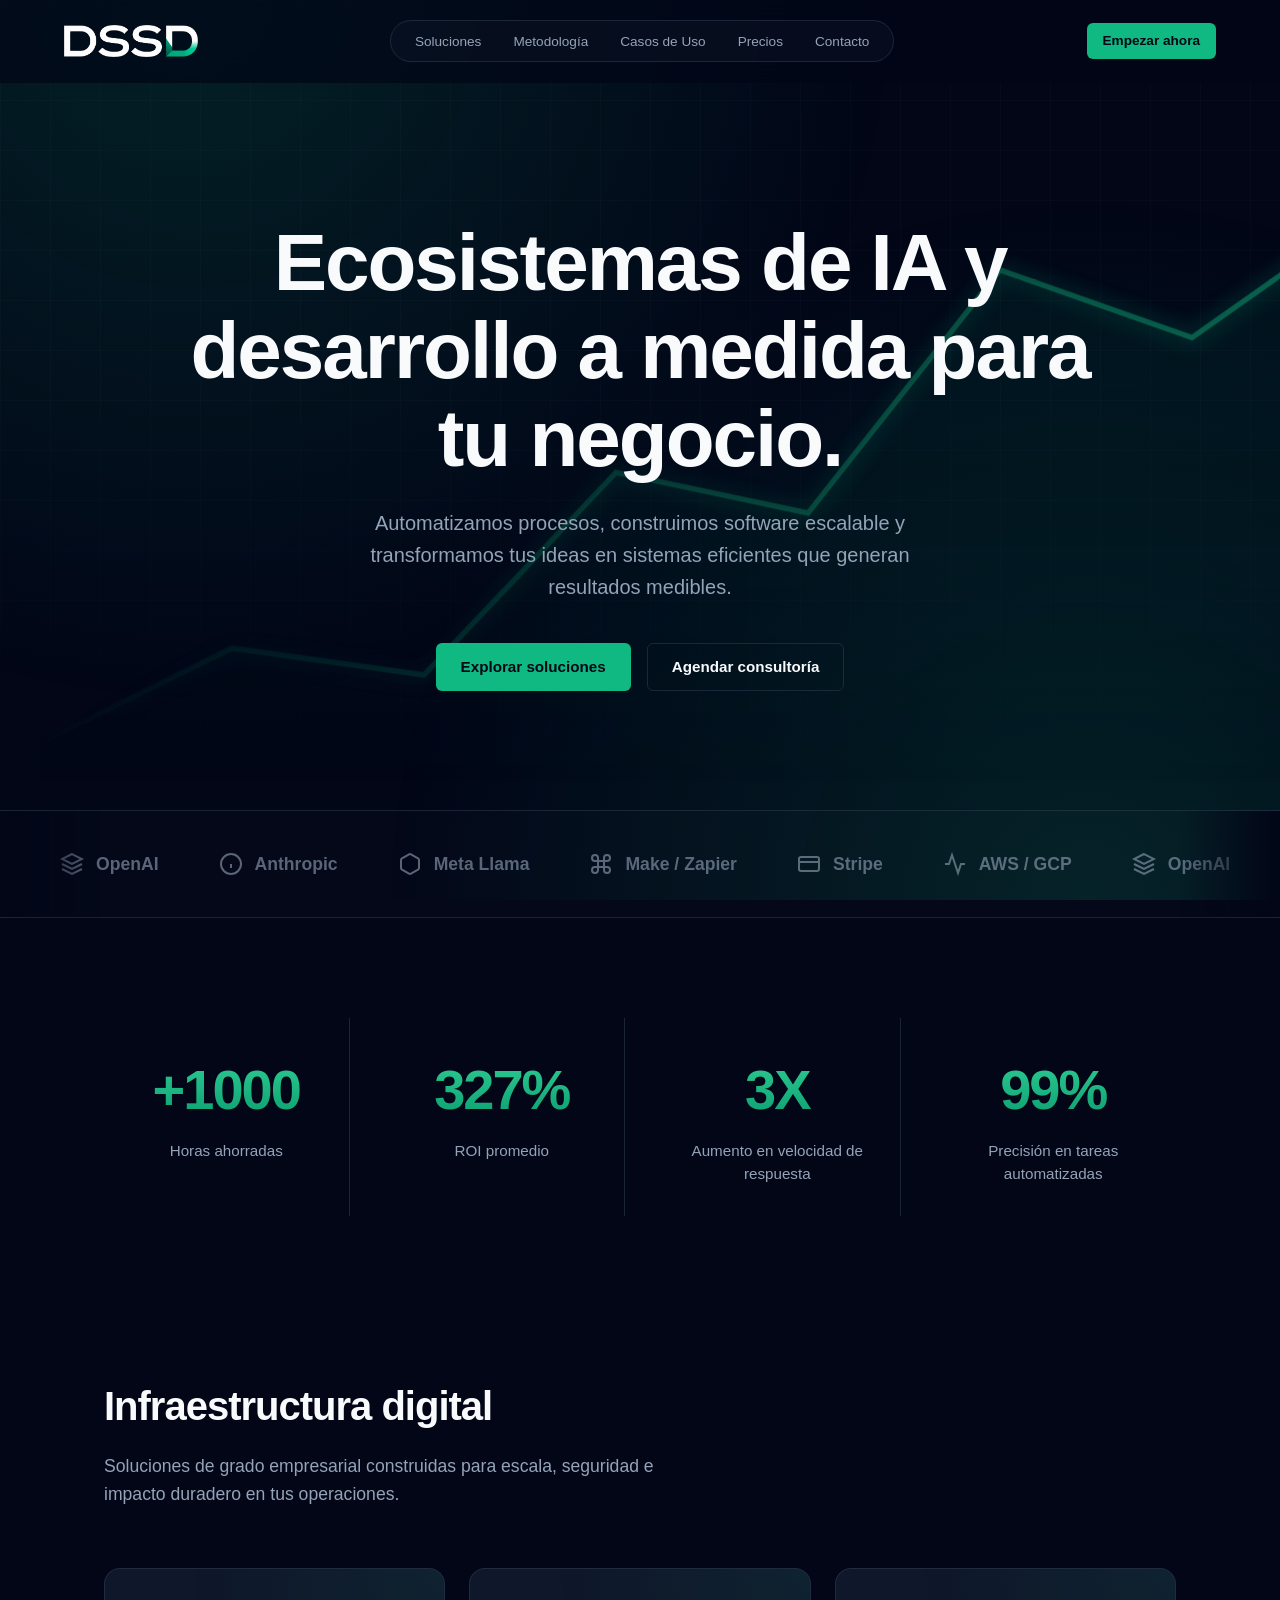
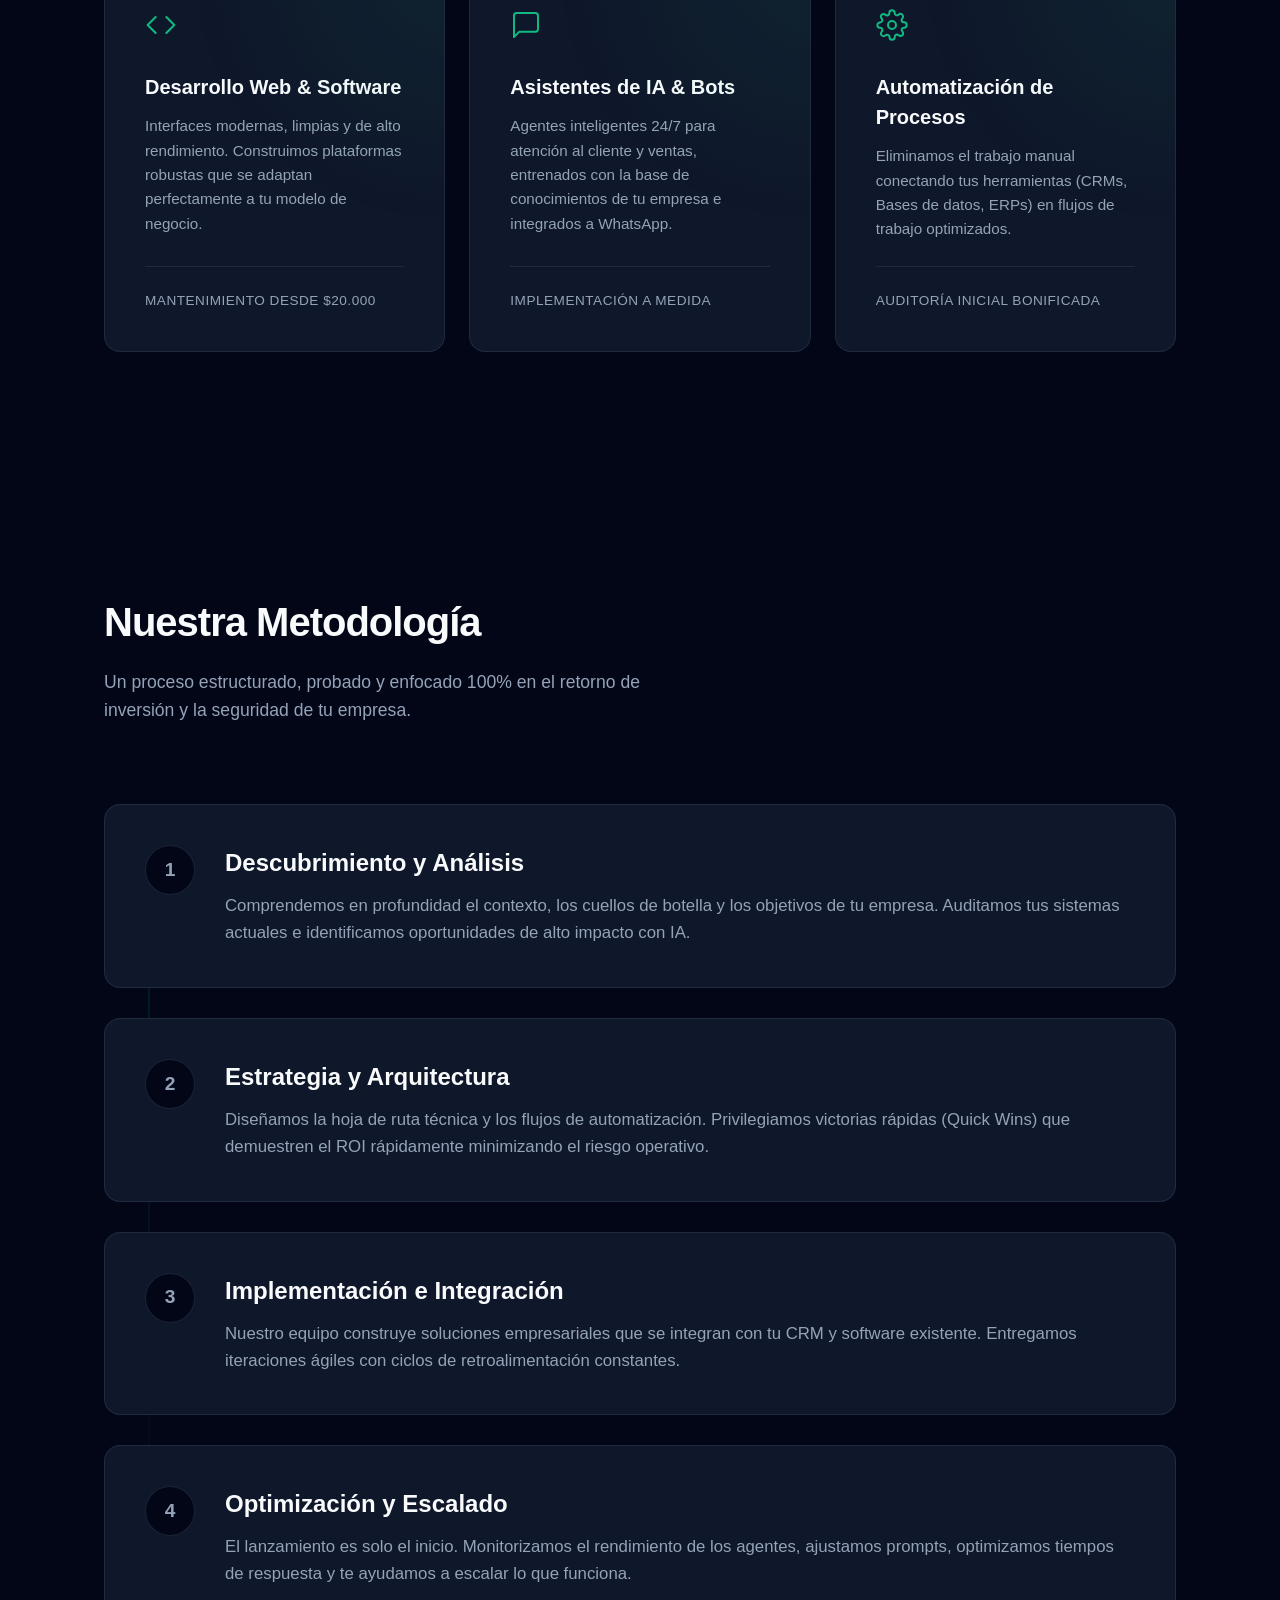
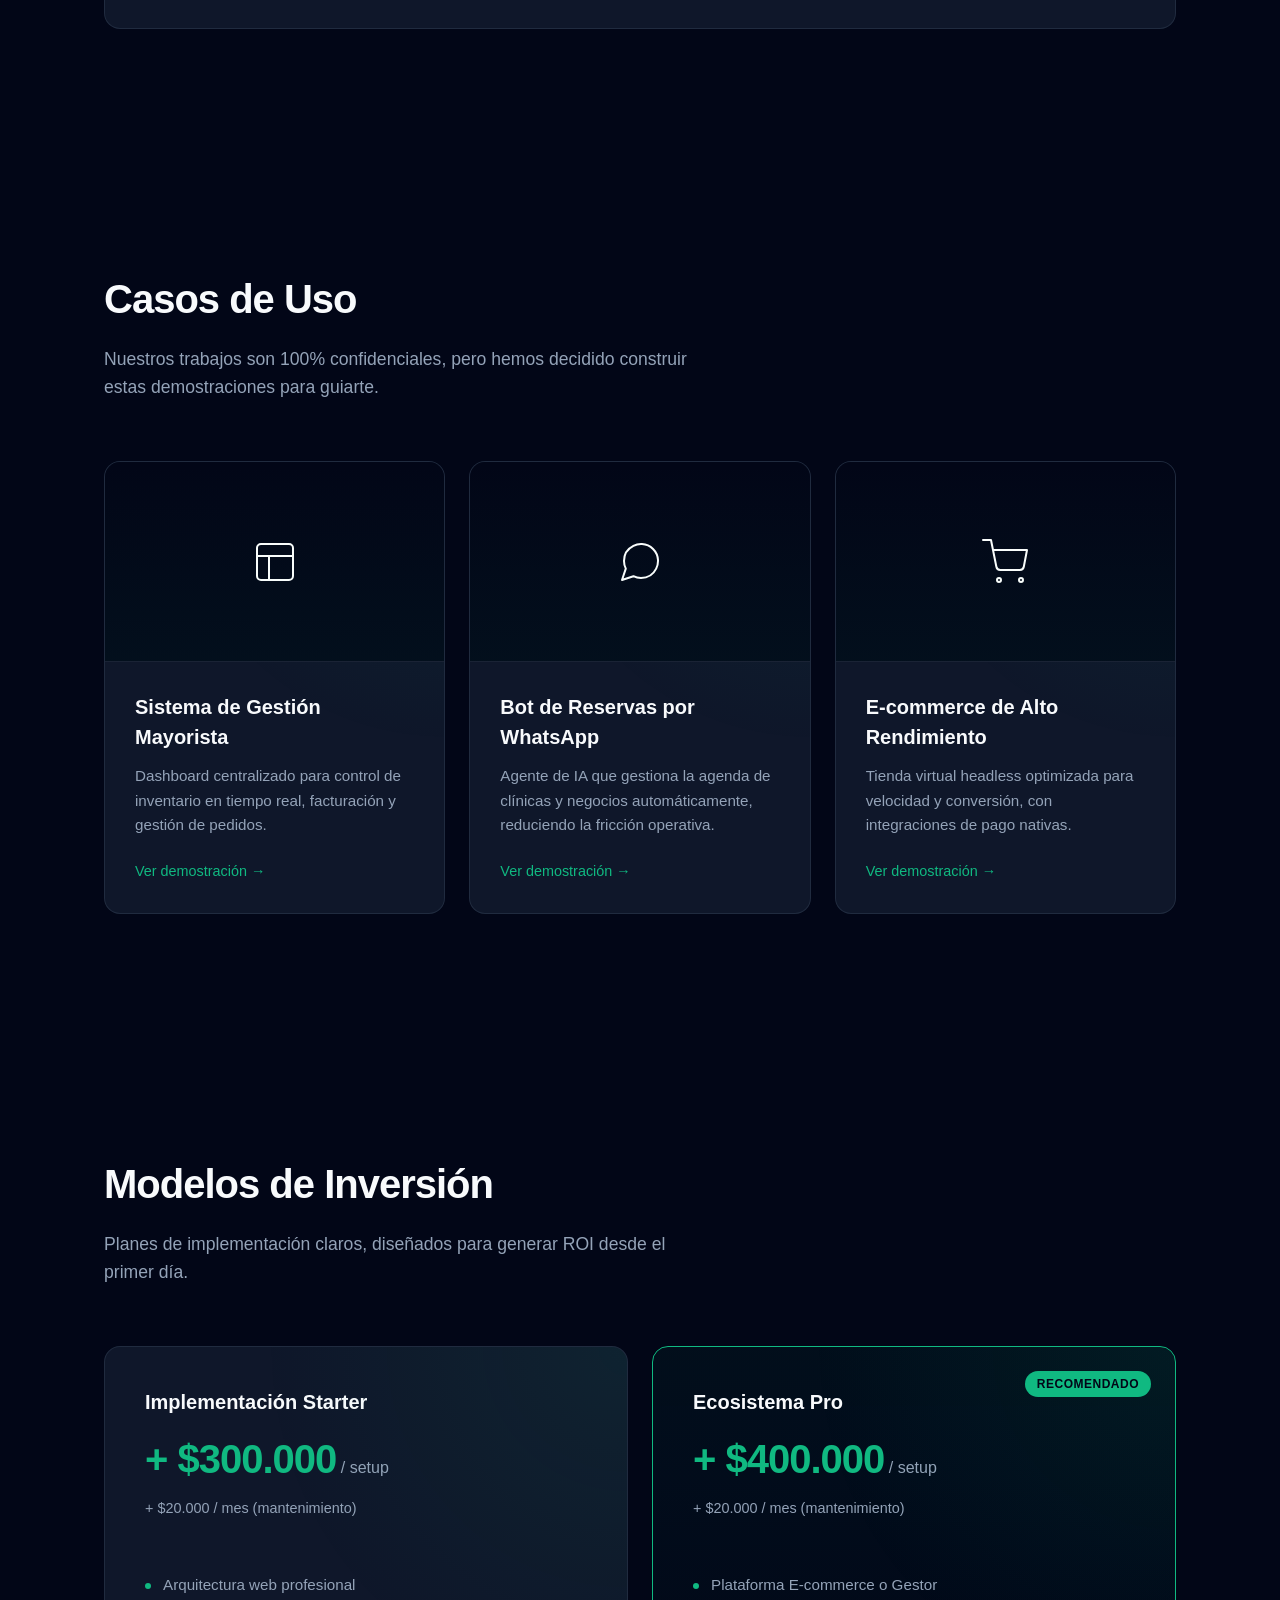
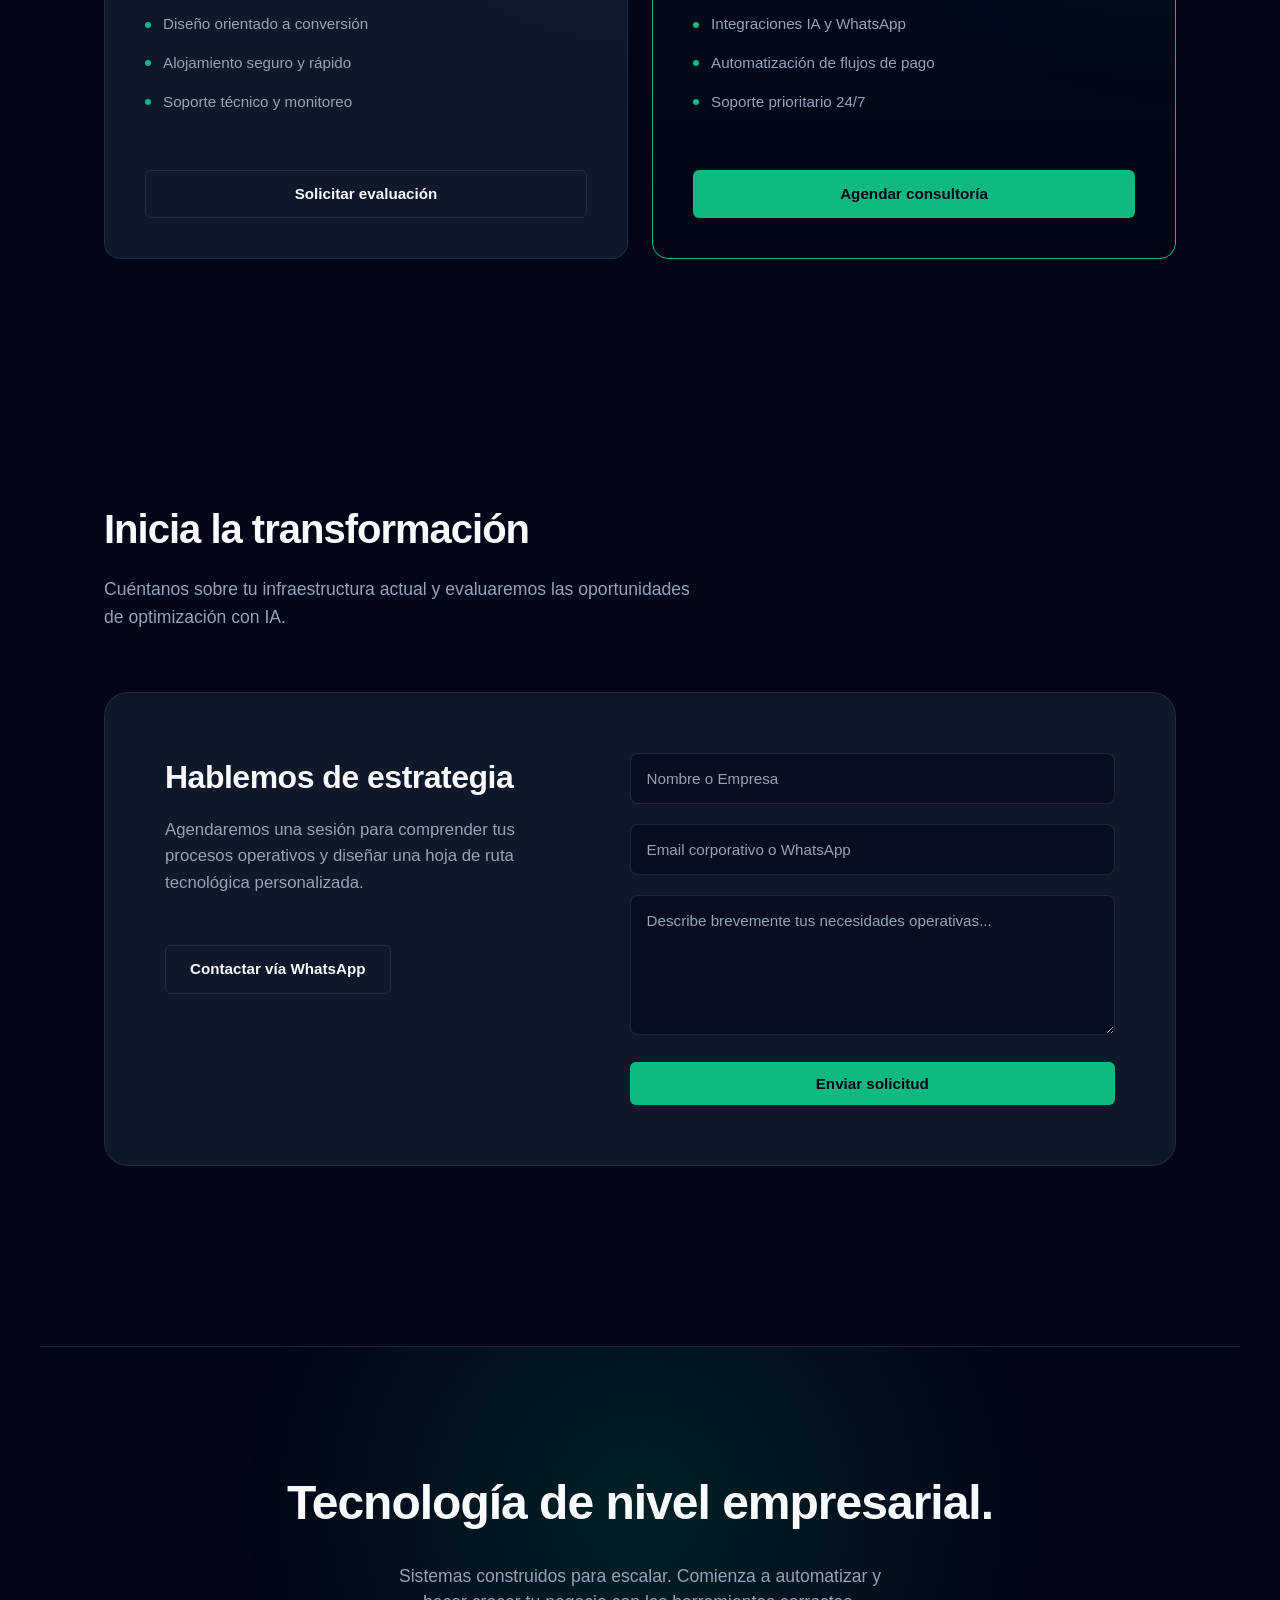
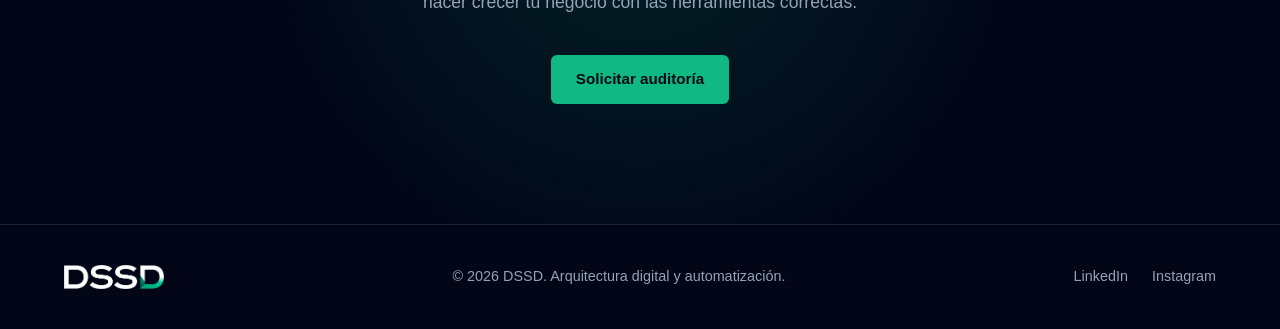
<file: index.html>
<!DOCTYPE html>
<html lang="es">

<head>
    <meta charset="UTF-8">
    <meta name="viewport" content="width=device-width, initial-scale=1.0">
    <meta http-equiv="Content-Security-Policy"
        content="default-src 'self'; style-src 'self' 'unsafe-inline' https://fonts.googleapis.com; font-src 'self' https://fonts.gstatic.com; img-src 'self' data: https:; script-src 'self' 'unsafe-inline'; connect-src 'self' https://api.telegram.org https://discord.com; upgrade-insecure-requests;">
    <meta http-equiv="X-XSS-Protection" content="1; mode=block">
    <meta http-equiv="X-Content-Type-Options" content="nosniff">
    <meta name="referrer" content="strict-origin-when-cross-origin">
    <title>DSSD - Soluciones en IA y Automatización</title>
    <link rel="icon" type="image/svg+xml"
        href="data:image/svg+xml,%3Csvg viewBox='0 0 24 24' fill='none' xmlns='http://www.w3.org/2000/svg'%3E%3Cdefs%3E%3ClinearGradient id='g' x1='0%25' y1='100%25' x2='100%25' y2='0%25'%3E%3Cstop offset='0%25' stop-color='%230ba771'/%3E%3Cstop offset='100%25' stop-color='%234ade80'/%3E%3C/linearGradient%3E%3C/defs%3E%3Cpath d='M3 17l6-6 4 4 8-8' stroke='url(%23g)' stroke-width='3' stroke-linecap='round' stroke-linejoin='round'/%3E%3Cpath d='M15 7h6v6' stroke='url(%23g)' stroke-width='3' stroke-linecap='round' stroke-linejoin='round'/%3E%3C/svg%3E">
    <link rel="preconnect" href="https://fonts.googleapis.com">
    <link rel="preconnect" href="https://fonts.gstatic.com" crossorigin>
    <link href="https://fonts.googleapis.com/css2?family=Inter:wght@400;500;600;700&display=swap" rel="stylesheet">
    <link rel="stylesheet" href="css/styles.css">
</head>

<body>

    <div class="bg-grid"></div>
    <div class="bg-gradient"></div>

    <nav id="navbar">
        <a href="#" class="logo">
            <img src="img/Logo.png" alt="DSSD Logo" style="height: 32px; width: auto;">
        </a>
        <ul class="nav-center">
            <li><a href="#soluciones">Soluciones</a></li>
            <li><a href="#metodologia">Metodología</a></li>
            <li><a href="#casos">Casos de Uso</a></li>
            <li><a href="#precios">Precios</a></li>
            <li><a href="#contacto">Contacto</a></li>
        </ul>
        <div class="nav-right">
            <a href="#contacto" class="btn-small">Empezar ahora</a>
        </div>
    </nav>

    <main>
        <!-- Hero Section -->
        <section id="inicio" class="hero">
            <!-- Upward Trend Line Background -->
            <div class="trend-bg">
                <svg preserveAspectRatio="none" viewBox="0 0 1200 600" xmlns="http://www.w3.org/2000/svg">
                    <defs>
                        <linearGradient id="lineGradient" x1="0%" y1="0%" x2="100%" y2="0%">
                            <stop offset="0%" stop-color="rgba(16, 185, 129, 0.1)" stop-opacity="0.1" />
                            <stop offset="100%" stop-color="rgba(16, 185, 129, 1)" stop-opacity="1" />
                        </linearGradient>
                        <linearGradient id="areaGradient" x1="0%" y1="0%" x2="0%" y2="100%">
                            <stop offset="0%" stop-color="rgba(16, 185, 129, 0.4)" stop-opacity="0.4" />
                            <stop offset="100%" stop-color="rgba(16, 185, 129, 0)" stop-opacity="0" />
                        </linearGradient>
                        <filter id="neonGlow" x="-20%" y="-20%" width="140%" height="140%">
                            <feGaussianBlur stdDeviation="8" result="blur" />
                            <feMerge>
                                <feMergeNode in="blur" />
                                <feMergeNode in="SourceGraphic" />
                            </feMerge>
                        </filter>
                    </defs>

                    <path class="trend-area"
                        d="M 0,600 L 0,550 L 150,480 L 300,500 L 450,350 L 600,380 L 750,200 L 900,250 L 1200,50 L 1200,600 Z"
                        fill="url(#areaGradient)" />

                    <path class="trend-line"
                        d="M 0,550 L 150,480 L 300,500 L 450,350 L 600,380 L 750,200 L 900,250 L 1200,50" fill="none"
                        stroke="url(#lineGradient)" stroke-width="4" filter="url(#neonGlow)" />

                    <circle class="trend-dot" cx="1200" cy="50" r="8" fill="#fff" filter="url(#neonGlow)" />
                </svg>
            </div>
            <h1 class="reveal">Ecosistemas de IA y desarrollo a medida para tu negocio.</h1>
            <p class="reveal delay-100">Automatizamos procesos, construimos software escalable y transformamos tus ideas
                en sistemas eficientes que generan resultados medibles.</p>
            <div class="hero-buttons reveal delay-200">
                <a href="#soluciones" class="btn">Explorar soluciones</a>
                <a href="#contacto" class="btn btn-outline">Agendar consultoría</a>
            </div>
        </section>

        <!-- Marquee de Tecnologías -->
        <div class="marquee-container reveal delay-300">
            <div class="marquee-content">
                <div class="marquee-item"><svg width="24" height="24" viewBox="0 0 24 24" fill="none"
                        stroke="currentColor" stroke-width="2">
                        <path d="M12 2L2 7l10 5 10-5-10-5zM2 17l10 5 10-5M2 12l10 5 10-5" />
                    </svg> OpenAI</div>
                <div class="marquee-item"><svg width="24" height="24" viewBox="0 0 24 24" fill="none"
                        stroke="currentColor" stroke-width="2">
                        <circle cx="12" cy="12" r="10" />
                        <path d="M12 16v-4M12 8h.01" />
                    </svg> Anthropic</div>
                <div class="marquee-item"><svg width="24" height="24" viewBox="0 0 24 24" fill="none"
                        stroke="currentColor" stroke-width="2">
                        <path
                            d="M21 16V8a2 2 0 0 0-1-1.73l-7-4a2 2 0 0 0-2 0l-7 4A2 2 0 0 0 3 8v8a2 2 0 0 0 1 1.73l7 4a2 2 0 0 0 2 0l7-4A2 2 0 0 0 21 16z" />
                    </svg> Meta Llama</div>
                <div class="marquee-item"><svg width="24" height="24" viewBox="0 0 24 24" fill="none"
                        stroke="currentColor" stroke-width="2">
                        <path
                            d="M18 3a3 3 0 0 0-3 3v12a3 3 0 0 0 3 3 3 3 0 0 0 3-3 3 3 0 0 0-3-3H6a3 3 0 0 0-3 3 3 3 0 0 0 3 3 3 3 0 0 0 3-3V6a3 3 0 0 0-3-3 3 3 0 0 0-3 3 3 3 0 0 0 3 3h12a3 3 0 0 0 3-3 3 3 0 0 0-3-3z" />
                    </svg> Make / Zapier</div>
                <div class="marquee-item"><svg width="24" height="24" viewBox="0 0 24 24" fill="none"
                        stroke="currentColor" stroke-width="2">
                        <rect x="2" y="5" width="20" height="14" rx="2" />
                        <line x1="2" y1="10" x2="22" y2="10" />
                    </svg> Stripe</div>
                <div class="marquee-item"><svg width="24" height="24" viewBox="0 0 24 24" fill="none"
                        stroke="currentColor" stroke-width="2">
                        <path d="M22 12h-4l-3 9L9 3l-3 9H2" />
                    </svg> AWS / GCP</div>
                <!-- Duplicados -->
                <div class="marquee-item"><svg width="24" height="24" viewBox="0 0 24 24" fill="none"
                        stroke="currentColor" stroke-width="2">
                        <path d="M12 2L2 7l10 5 10-5-10-5zM2 17l10 5 10-5M2 12l10 5 10-5" />
                    </svg> OpenAI</div>
                <div class="marquee-item"><svg width="24" height="24" viewBox="0 0 24 24" fill="none"
                        stroke="currentColor" stroke-width="2">
                        <circle cx="12" cy="12" r="10" />
                        <path d="M12 16v-4M12 8h.01" />
                    </svg> Anthropic</div>
                <div class="marquee-item"><svg width="24" height="24" viewBox="0 0 24 24" fill="none"
                        stroke="currentColor" stroke-width="2">
                        <path
                            d="M21 16V8a2 2 0 0 0-1-1.73l-7-4a2 2 0 0 0-2 0l-7 4A2 2 0 0 0 3 8v8a2 2 0 0 0 1 1.73l7 4a2 2 0 0 0 2 0l7-4A2 2 0 0 0 21 16z" />
                    </svg> Meta Llama</div>
                <div class="marquee-item"><svg width="24" height="24" viewBox="0 0 24 24" fill="none"
                        stroke="currentColor" stroke-width="2">
                        <path
                            d="M18 3a3 3 0 0 0-3 3v12a3 3 0 0 0 3 3 3 3 0 0 0 3-3 3 3 0 0 0-3-3H6a3 3 0 0 0-3 3 3 3 0 0 0 3 3 3 3 0 0 0 3-3V6a3 3 0 0 0-3-3 3 3 0 0 0-3 3 3 3 0 0 0 3 3h12a3 3 0 0 0 3-3 3 3 0 0 0-3-3z" />
                    </svg> Make / Zapier</div>
                <div class="marquee-item"><svg width="24" height="24" viewBox="0 0 24 24" fill="none"
                        stroke="currentColor" stroke-width="2">
                        <rect x="2" y="5" width="20" height="14" rx="2" />
                        <line x1="2" y1="10" x2="22" y2="10" />
                    </svg> Stripe</div>
                <div class="marquee-item"><svg width="24" height="24" viewBox="0 0 24 24" fill="none"
                        stroke="currentColor" stroke-width="2">
                        <path d="M22 12h-4l-3 9L9 3l-3 9H2" />
                    </svg> AWS / GCP</div>
            </div>
        </div>

        <!-- Estadísticas y ROI -->
        <section id="estadisticas" style="padding-top: 80px; padding-bottom: 40px;">
            <div class="stats-grid reveal">
                <div class="stat-card">
                    <div class="stat-number">+1000</div>
                    <div class="stat-label">Horas ahorradas</div>
                </div>
                <div class="stat-card">
                    <div class="stat-number">327%</div>
                    <div class="stat-label">ROI promedio</div>
                </div>
                <div class="stat-card">
                    <div class="stat-number">3X</div>
                    <div class="stat-label">Aumento en velocidad de respuesta</div>
                </div>
                <div class="stat-card">
                    <div class="stat-number">99%</div>
                    <div class="stat-label">Precisión en tareas automatizadas</div>
                </div>
            </div>
        </section>

        <!-- Soluciones -->
        <section id="soluciones">
            <div class="section-header reveal">
                <h2 class="section-title">Infraestructura digital</h2>
                <p class="section-subtitle">Soluciones de grado empresarial construidas para escala, seguridad e impacto
                    duradero en tus operaciones.</p>
            </div>

            <div class="grid-3 bento-grid">
                <div class="glass-card servicios-card reveal delay-100">
                    <div class="card-icon float-icon">
                        <svg width="32" height="32" viewBox="0 0 24 24" fill="none" stroke="currentColor"
                            stroke-width="1.5" stroke-linecap="round" stroke-linejoin="round">
                            <polyline points="16 18 22 12 16 6"></polyline>
                            <polyline points="8 6 2 12 8 18"></polyline>
                        </svg>
                    </div>
                    <h3>Desarrollo Web & Software</h3>
                    <p>Interfaces modernas, limpias y de alto rendimiento. Construimos plataformas robustas que se
                        adaptan perfectamente a tu modelo de negocio.</p>
                    <div class="price-tag">Mantenimiento desde $20.000</div>
                </div>

                <div class="glass-card servicios-card reveal delay-200">
                    <div class="card-icon float-icon">
                        <svg width="32" height="32" viewBox="0 0 24 24" fill="none" stroke="currentColor"
                            stroke-width="1.5" stroke-linecap="round" stroke-linejoin="round">
                            <path d="M21 15a2 2 0 0 1-2 2H7l-4 4V5a2 2 0 0 1 2-2h14a2 2 0 0 1 2 2z"></path>
                        </svg>
                    </div>
                    <h3>Asistentes de IA & Bots</h3>
                    <p>Agentes inteligentes 24/7 para atención al cliente y ventas, entrenados con la base de
                        conocimientos de tu empresa e integrados a WhatsApp.</p>
                    <div class="price-tag">Implementación a medida</div>
                </div>

                <div class="glass-card servicios-card reveal delay-300">
                    <div class="card-icon float-icon">
                        <svg width="32" height="32" viewBox="0 0 24 24" fill="none" stroke="currentColor"
                            stroke-width="1.5" stroke-linecap="round" stroke-linejoin="round">
                            <circle cx="12" cy="12" r="3"></circle>
                            <path
                                d="M19.4 15a1.65 1.65 0 0 0 .33 1.82l.06.06a2 2 0 0 1 0 2.83 2 2 0 0 1-2.83 0l-.06-.06a1.65 1.65 0 0 0-1.82-.33 1.65 1.65 0 0 0-1 1.51V21a2 2 0 0 1-2 2 2 2 0 0 1-2-2v-.09A1.65 1.65 0 0 0 9 19.4a1.65 1.65 0 0 0-1.82.33l-.06.06a2 2 0 0 1-2.83 0 2 2 0 0 1 0-2.83l.06-.06a1.65 1.65 0 0 0 .33-1.82 1.65 1.65 0 0 0-1.51-1H3a2 2 0 0 1-2-2 2 2 0 0 1 2-2h.09A1.65 1.65 0 0 0 4.6 9a1.65 1.65 0 0 0-.33-1.82l-.06-.06a2 2 0 0 1 0-2.83 2 2 0 0 1 2.83 0l.06.06a1.65 1.65 0 0 0 1.82.33H9a1.65 1.65 0 0 0 1-1.51V3a2 2 0 0 1 2-2 2 2 0 0 1 2 2v.09a1.65 1.65 0 0 0 1 1.51 1.65 1.65 0 0 0 1.82-.33l.06-.06a2 2 0 0 1 2.83 0 2 2 0 0 1 0 2.83l-.06.06a1.65 1.65 0 0 0-.33 1.82V9a1.65 1.65 0 0 0 1.51 1H21a2 2 0 0 1 2 2 2 2 0 0 1-2 2h-.09a1.65 1.65 0 0 0-1.51 1z">
                            </path>
                        </svg>
                    </div>
                    <h3>Automatización de Procesos</h3>
                    <p>Eliminamos el trabajo manual conectando tus herramientas (CRMs, Bases de datos, ERPs) en flujos
                        de trabajo optimizados.</p>
                    <div class="price-tag">Auditoría inicial bonificada</div>
                </div>
            </div>
        </section>

        <!-- Metodología (Cómo trabajamos) -->
        <section id="metodologia">
            <div class="section-header reveal">
                <h2 class="section-title">Nuestra Metodología</h2>
                <p class="section-subtitle">Un proceso estructurado, probado y enfocado 100% en el retorno de inversión
                    y la seguridad de tu empresa.</p>
            </div>

            <div class="steps-container">
                <div class="step-card reveal">
                    <div class="step-number">1</div>
                    <div class="step-content">
                        <h3>Descubrimiento y Análisis</h3>
                        <p>Comprendemos en profundidad el contexto, los cuellos de botella y los objetivos de tu
                            empresa. Auditamos tus sistemas actuales e identificamos oportunidades de alto impacto con
                            IA.</p>
                    </div>
                </div>
                <div class="step-card reveal delay-100">
                    <div class="step-number">2</div>
                    <div class="step-content">
                        <h3>Estrategia y Arquitectura</h3>
                        <p>Diseñamos la hoja de ruta técnica y los flujos de automatización. Privilegiamos victorias
                            rápidas (Quick Wins) que demuestren el ROI rápidamente minimizando el riesgo operativo.</p>
                    </div>
                </div>
                <div class="step-card reveal delay-200">
                    <div class="step-number">3</div>
                    <div class="step-content">
                        <h3>Implementación e Integración</h3>
                        <p>Nuestro equipo construye soluciones empresariales que se integran con tu CRM y software
                            existente. Entregamos iteraciones ágiles con ciclos de retroalimentación constantes.</p>
                    </div>
                </div>
                <div class="step-card reveal delay-300">
                    <div class="step-number">4</div>
                    <div class="step-content">
                        <h3>Optimización y Escalado</h3>
                        <p>El lanzamiento es solo el inicio. Monitorizamos el rendimiento de los agentes, ajustamos
                            prompts, optimizamos tiempos de respuesta y te ayudamos a escalar lo que funciona.</p>
                    </div>
                </div>
            </div>
        </section>

        <!-- Casos de Uso / Portafolio -->
        <section id="casos">
            <div class="section-header reveal">
                <h2 class="section-title">Casos de Uso</h2>
                <p class="section-subtitle">Nuestros trabajos son 100% confidenciales,
                    pero hemos decidido construir estas demostraciones para guiarte.</p>
            </div>

            <div class="grid-3 bento-grid">
                <div class="glass-card portfolio-card reveal delay-100">
                    <div class="portfolio-img">
                        <svg class="float-icon" width="48" height="48" viewBox="0 0 24 24" fill="none" stroke="#fff"
                            stroke-width="1" stroke-linecap="round" stroke-linejoin="round">
                            <rect x="3" y="3" width="18" height="18" rx="2" ry="2"></rect>
                            <line x1="3" y1="9" x2="21" y2="9"></line>
                            <line x1="9" y1="21" x2="9" y2="9"></line>
                        </svg>
                    </div>
                    <div class="portfolio-content">
                        <h3>Sistema de Gestión Mayorista</h3>
                        <p>Dashboard centralizado para control de inventario en tiempo real, facturación y gestión de
                            pedidos.</p>
                        <a href="portafolios/1-gestion-mayorista/index.html" class="card-link">Ver demostración →</a>
                    </div>
                </div>
                <div class="glass-card portfolio-card reveal delay-200">
                    <div class="portfolio-img">
                        <svg class="float-icon" width="48" height="48" viewBox="0 0 24 24" fill="none" stroke="#fff"
                            stroke-width="1" stroke-linecap="round" stroke-linejoin="round">
                            <path
                                d="M21 11.5a8.38 8.38 0 0 1-.9 3.8 8.5 8.5 0 0 1-7.6 4.7 8.38 8.38 0 0 1-3.8-.9L3 21l1.9-5.7a8.38 8.38 0 0 1-.9-3.8 8.5 8.5 0 0 1 4.7-7.6 8.38 8.38 0 0 1 3.8-.9h.5a8.48 8.48 0 0 1 8 8v.5z">
                            </path>
                        </svg>
                    </div>
                    <div class="portfolio-content">
                        <h3>Bot de Reservas por WhatsApp</h3>
                        <p>Agente de IA que gestiona la agenda de clínicas y negocios automáticamente, reduciendo la
                            fricción operativa.</p>
                        <a href="portafolios/2-bot-whatsapp/index.html" class="card-link">Ver demostración →</a>
                    </div>
                </div>
                <div class="glass-card portfolio-card reveal delay-300">
                    <div class="portfolio-img">
                        <svg class="float-icon" width="48" height="48" viewBox="0 0 24 24" fill="none" stroke="#fff"
                            stroke-width="1" stroke-linecap="round" stroke-linejoin="round">
                            <circle cx="9" cy="21" r="1"></circle>
                            <circle cx="20" cy="21" r="1"></circle>
                            <path d="M1 1h4l2.68 13.39a2 2 0 0 0 2 1.61h9.72a2 2 0 0 0 2-1.61L23 6H6"></path>
                        </svg>
                    </div>
                    <div class="portfolio-content">
                        <h3>E-commerce de Alto Rendimiento</h3>
                        <p>Tienda virtual headless optimizada para velocidad y conversión, con integraciones de pago
                            nativas.</p>
                        <a href="portafolios/3-ecommerce-bebidas/index.html" class="card-link">Ver demostración →</a>
                    </div>
                </div>
            </div>
        </section>

        <!-- Precios -->
        <section id="precios">
            <div class="section-header reveal">
                <h2 class="section-title">Modelos de Inversión</h2>
                <p class="section-subtitle">Planes de implementación claros, diseñados para generar ROI desde el primer
                    día.</p>
            </div>

            <div class="grid-2">
                <div class="glass-card pricing-card reveal delay-100">
                    <h3 class="plan-name">Implementación Starter</h3>
                    <div class="plan-price">+ $300.000<span> / setup</span></div>
                    <p style="color: var(--text-muted); margin-bottom: 24px; font-size: 0.9rem;">+ $20.000 / mes
                        (mantenimiento)</p>
                    <ul class="plan-features">
                        <li>Arquitectura web profesional</li>
                        <li>Diseño orientado a conversión</li>
                        <li>Alojamiento seguro y rápido</li>
                        <li>Soporte técnico y monitoreo</li>
                    </ul>
                    <a href="#contacto" class="btn btn-outline" style="width: 100%;">Solicitar evaluación</a>
                </div>

                <div class="glass-card pricing-card popular reveal delay-200">
                    <div class="popular-badge">RECOMENDADO</div>
                    <h3 class="plan-name">Ecosistema Pro</h3>
                    <div class="plan-price">+ $400.000<span> / setup</span></div>
                    <p style="color: var(--text-muted); margin-bottom: 24px; font-size: 0.9rem;">+ $20.000 / mes
                        (mantenimiento)</p>
                    <ul class="plan-features">
                        <li>Plataforma E-commerce o Gestor</li>
                        <li>Integraciones IA y WhatsApp</li>
                        <li>Automatización de flujos de pago</li>
                        <li>Soporte prioritario 24/7</li>
                    </ul>
                    <a href="#contacto" class="btn" style="width: 100%;">Agendar consultoría</a>
                </div>
            </div>
        </section>

        <!-- Contacto -->
        <section id="contacto">
            <div class="section-header reveal">
                <h2 class="section-title">Inicia la transformación</h2>
                <p class="section-subtitle">Cuéntanos sobre tu infraestructura actual y evaluaremos las oportunidades de
                    optimización con IA.</p>
            </div>

            <div class="contact-container reveal delay-100">
                <div class="contact-info">
                    <h3>Hablemos de estrategia</h3>
                    <p>Agendaremos una sesión para comprender tus procesos operativos y diseñar una hoja de ruta
                        tecnológica personalizada.</p>
                    <a href="http://wa.link/6wrmy3" class="btn btn-outline" style="margin-top: 16px;" target="_blank"
                        rel="noopener noreferrer">Contactar vía WhatsApp</a>
                </div>
                <form class="contact-form" id="contactForm">
                    <div class="form-group">
                        <input type="text" id="name" name="name" class="form-control" placeholder="Nombre o Empresa"
                            required autocomplete="name" pattern="[a-zA-Z0-9\s\.\-]+"
                            title="Solo letras, números y espacios">
                    </div>
                    <div class="form-group">
                        <input type="email" id="email" name="email" class="form-control"
                            placeholder="Email corporativo o WhatsApp" required autocomplete="email">
                    </div>
                    <div class="form-group">
                        <textarea id="message" name="message" class="form-control"
                            placeholder="Describe brevemente tus necesidades operativas..." required></textarea>
                    </div>
                    <button type="submit" class="btn" style="width: 100%">Enviar solicitud</button>
                </form>
            </div>
        </section>

        <!-- CTA Final -->
        <section class="cta-section reveal">
            <h2>Tecnología de nivel empresarial.</h2>
            <p>Sistemas construidos para escalar. Comienza a automatizar y hacer crecer tu negocio con las herramientas
                correctas.</p>
            <div class="hero-buttons">
                <a href="#contacto" class="btn">Solicitar auditoría</a>
            </div>
        </section>
    </main>

    <footer>
        <div class="footer-content">
            <div style="display: flex; align-items: center; gap: 8px; font-weight: 600;">
                <img src="img/Logo.png" alt="DSSD Logo" style="height: 24px; width: auto;">
            </div>
            <p style="color: var(--text-muted); font-size: 0.9rem;">© 2026 DSSD. Arquitectura digital y automatización.
            </p>
            <div class="footer-links">
                <a href="#" target="_blank" rel="noopener noreferrer">LinkedIn</a>
                <a href="https://www.instagram.com/dssd_software/" target="_blank"
                    rel="noopener noreferrer">Instagram</a>
            </div>
        </div>
    </footer>

    <script src="js/script.js"></script>
    <script>
        // Navbar blur effect on scroll
        window.addEventListener('scroll', () => {
            const nav = document.getElementById('navbar');
            if (window.scrollY > 50) {
                nav.classList.add('scrolled');
            } else {
                nav.classList.remove('scrolled');
            }
        });
    </script>
</body>

</html>
</file>
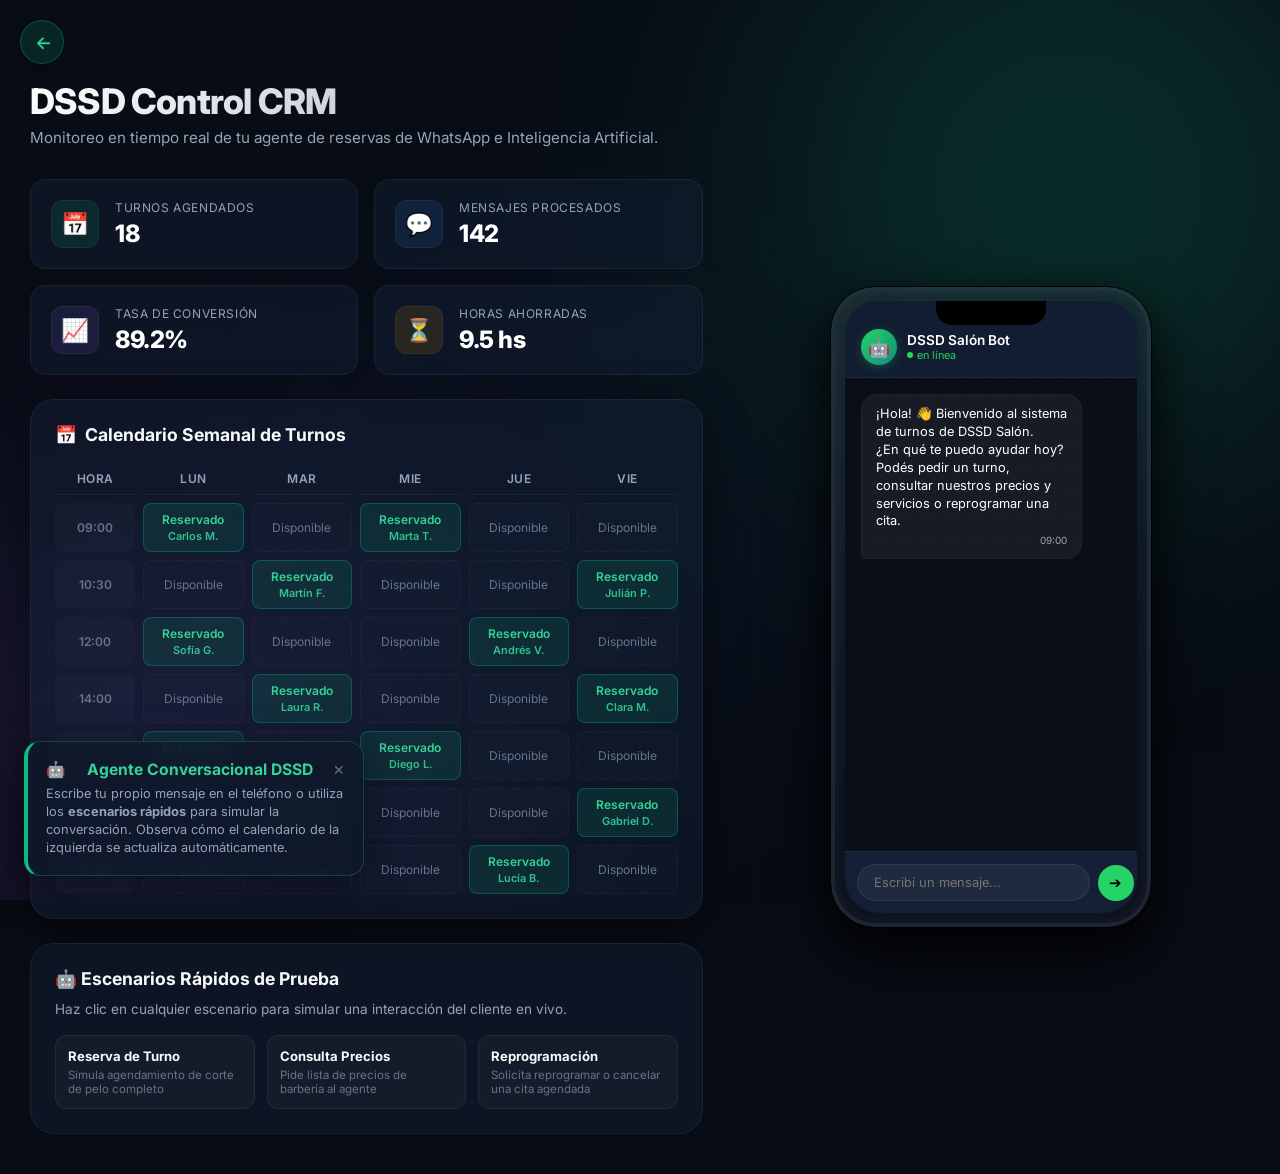
<file: portafolios/2-bot-whatsapp/index.html>
<!DOCTYPE html>
<html lang="es">

<head>
    <script>
        // Prevenir rotura de rutas relativas si se accede sin barra diagonal final (npx serve cleanUrls)
        if (!window.location.pathname.endsWith('/') && !window.location.pathname.split('/').pop().includes('.')) {
            window.location.replace(window.location.pathname + '/' + window.location.search + window.location.hash);
        }
    </script>
    <meta charset="UTF-8">
    <meta name="viewport" content="width=device-width, initial-scale=1.0">
    <title>Agente de Reservas por WhatsApp — IA Inteligente | DSSD</title>
    <meta name="description" content="Simulación interactiva de agente de IA conversacional para reservas de turnos y atención al cliente.">
    <link rel="icon" type="image/svg+xml"
        href="data:image/svg+xml,%3Csvg viewBox='0 0 24 24' fill='none' xmlns='http://www.w3.org/2000/svg'%3E%3Cdefs%3E%3ClinearGradient id='g' x1='0%25' y1='100%25' x2='100%25' y2='0%25'%3E%3Cstop offset='0%25' stop-color='%230ba771'/%3E%3Cstop offset='100%25' stop-color='%234ade80'/%3E%3C/linearGradient%3E%3C/defs%3E%3Cpath d='M3 17l6-6 4 4 8-8' stroke='url(%23g)' stroke-width='3' stroke-linecap='round' stroke-linejoin='round'/%3E%3Cpath d='M15 7h6v6' stroke='url(%23g)' stroke-width='3' stroke-linecap='round' stroke-linejoin='round'/%3E%3C/svg%3E">
    <link rel="preconnect" href="https://fonts.googleapis.com">
    <link rel="preconnect" href="https://fonts.gstatic.com" crossorigin>
    <link href="https://fonts.googleapis.com/css2?family=Inter:wght@400;500;600;700;800&display=swap" rel="stylesheet">
    <link rel="stylesheet" href="css/style.css">
</head>

<body>
    <!-- Back to Home -->
    <a href="../../index.html" class="back-btn">
        <span class="icon">←</span>
        <span class="text">Volver al Inicio</span>
    </a>

    <!-- App Container -->
    <div id="app"></div>

    <!-- Demo Context Box -->
    <div class="demo-context">
        <h3>
            <span>🤖</span> Agente Conversacional DSSD
            <button class="demo-close">✕</button>
        </h3>
        <p>Escribe tu propio mensaje en el teléfono o utiliza los <b>escenarios rápidos</b> para simular la conversación. Observa cómo el calendario de la izquierda se actualiza automáticamente.</p>
    </div>

    <!-- Anti-inspect (production) -->
    <script src="../shared/protect.js"></script>

    <!-- Application Logic -->
    <script src="js/app.js"></script>
</body>

</html>
</file>
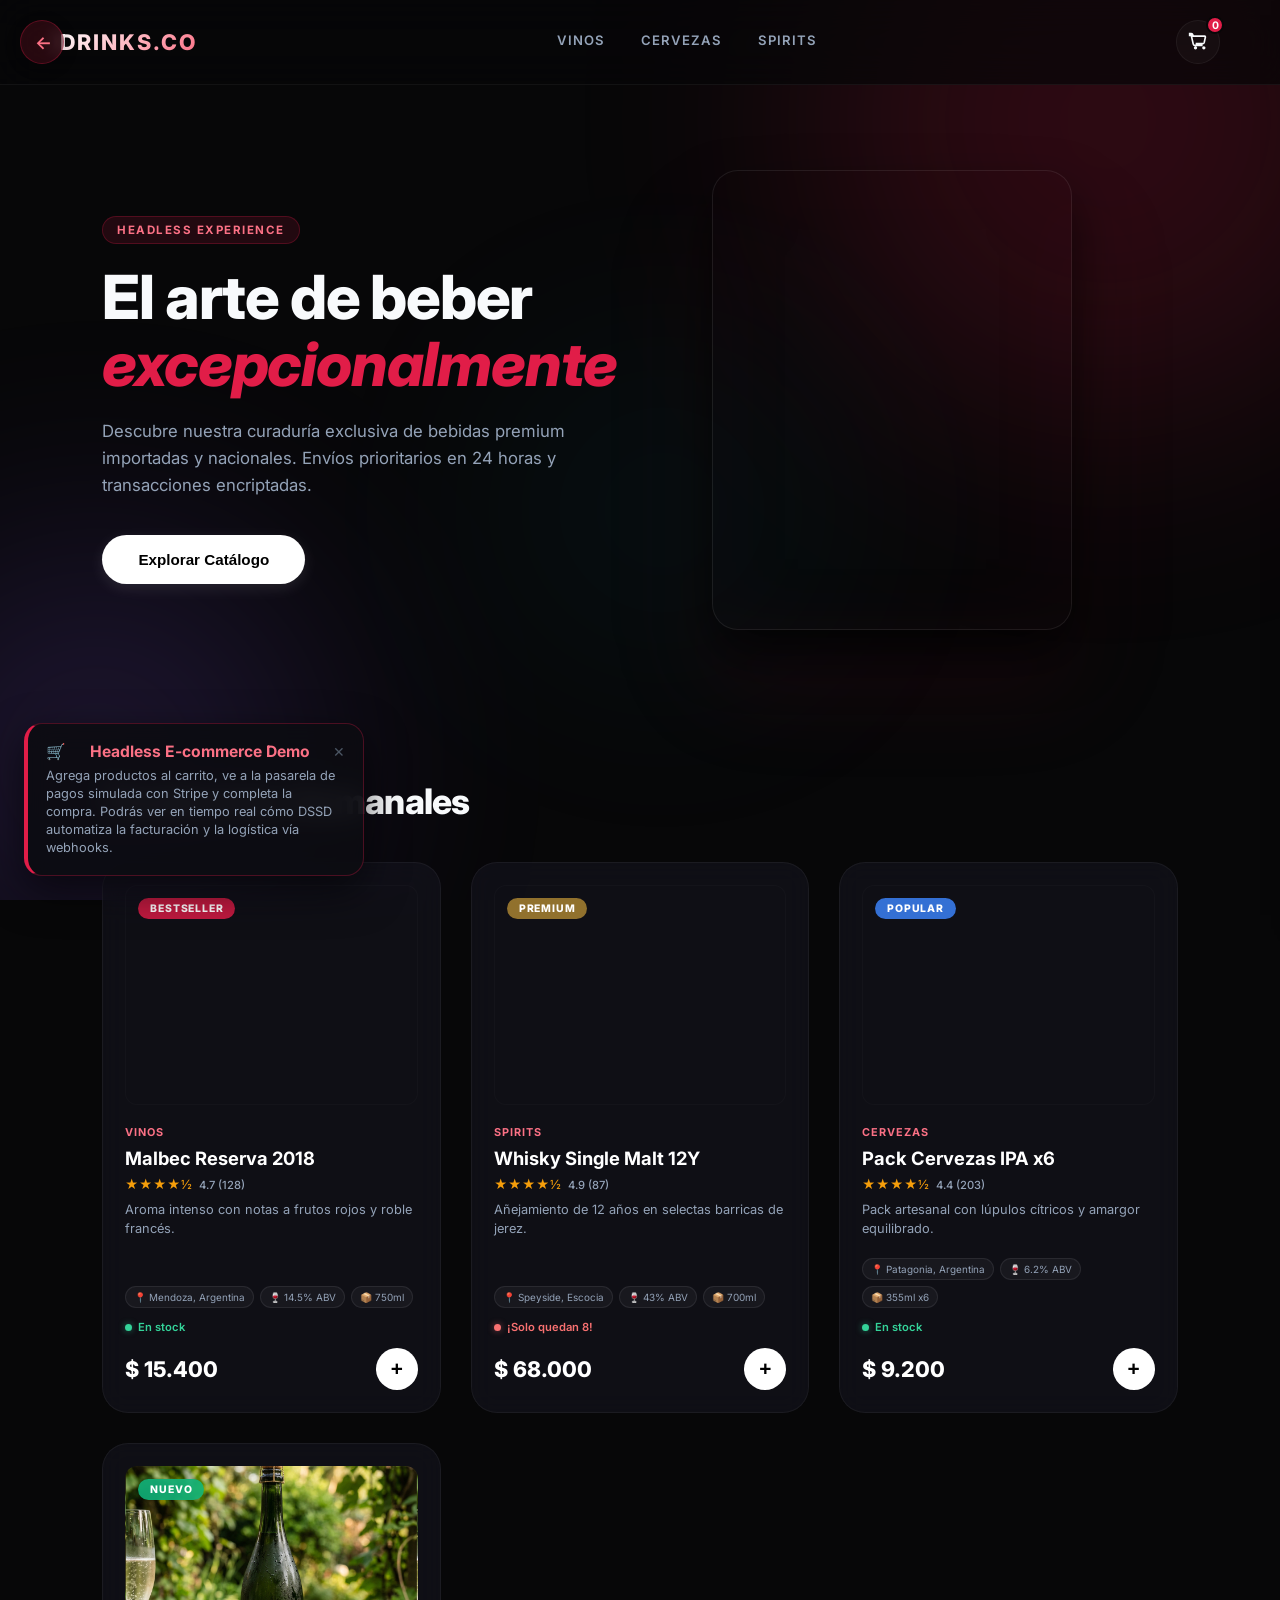
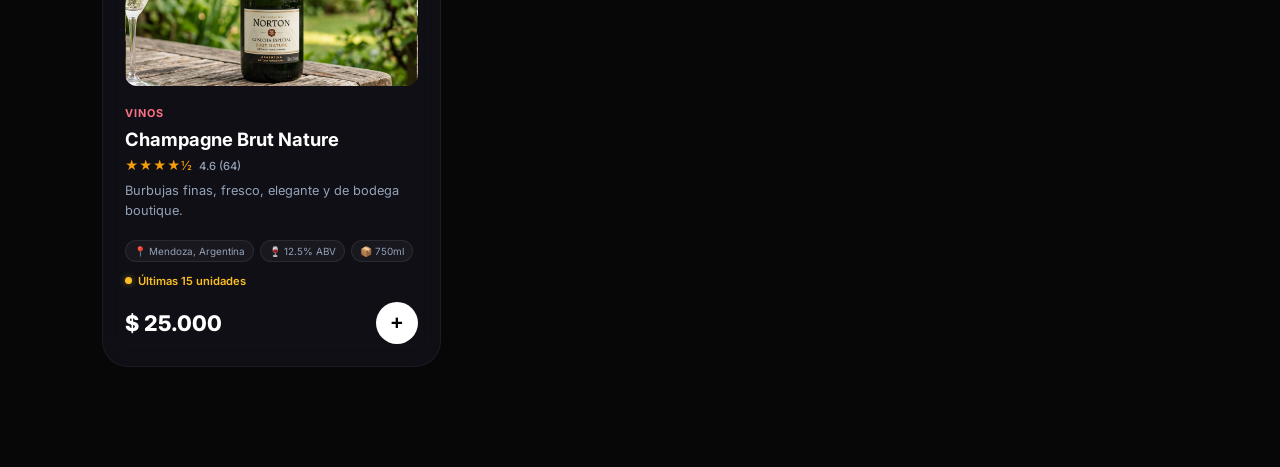
<file: portafolios/3-ecommerce-bebidas/index.html>
<!DOCTYPE html>
<html lang="es">

<head>
    <script>
        // Prevenir rotura de rutas relativas si se accede sin barra diagonal final (npx serve cleanUrls)
        if (!window.location.pathname.endsWith('/') && !window.location.pathname.split('/').pop().includes('.')) {
            window.location.replace(window.location.pathname + '/' + window.location.search + window.location.hash);
        }
    </script>
    <meta charset="UTF-8">
    <meta name="viewport" content="width=device-width, initial-scale=1.0">
    <title>E-commerce Headless Premium — Bebidas de Selección | DSSD</title>
    <meta name="description" content="Demostración interactiva de e-commerce de alto rendimiento con Stripe integrado y automatizaciones de webhooks.">
    <link rel="icon" type="image/svg+xml"
        href="data:image/svg+xml,%3Csvg viewBox='0 0 24 24' fill='none' xmlns='http://www.w3.org/2000/svg'%3E%3Cdefs%3E%3ClinearGradient id='g' x1='0%25' y1='100%25' x2='100%25' y2='0%25'%3E%3Cstop offset='0%25' stop-color='%230ba771'/%3E%3Cstop offset='100%25' stop-color='%234ade80'/%3E%3C/linearGradient%3E%3C/defs%3E%3Cpath d='M3 17l6-6 4 4 8-8' stroke='url(%23g)' stroke-width='3' stroke-linecap='round' stroke-linejoin='round'/%3E%3Cpath d='M15 7h6v6' stroke='url(%23g)' stroke-width='3' stroke-linecap='round' stroke-linejoin='round'/%3E%3C/svg%3E">
    <link rel="preconnect" href="https://fonts.googleapis.com">
    <link rel="preconnect" href="https://fonts.gstatic.com" crossorigin>
    <link href="https://fonts.googleapis.com/css2?family=Inter:wght@400;500;600;700;800&display=swap" rel="stylesheet">
    <link rel="stylesheet" href="css/style.css">
</head>

<body>
    <!-- Back to Home -->
    <a href="../../index.html" class="back-btn">
        <span class="icon">←</span>
        <span class="text">Volver al Inicio</span>
    </a>

    <!-- Main App Mount -->
    <div id="app"></div>

    <!-- Demo Context Information Box -->
    <div class="demo-context">
        <h3>
            <span>🛒</span> Headless E-commerce Demo
            <button class="demo-close">✕</button>
        </h3>
        <p>Agrega productos al carrito, ve a la pasarela de pagos simulada con Stripe y completa la compra. Podrás ver en tiempo real cómo DSSD automatiza la facturación y la logística vía webhooks.</p>
    </div>

    <!-- Anti-inspect (production) -->
    <script src="../shared/protect.js"></script>

    <!-- Application Script -->
    <script src="js/app.js"></script>
</body>

</html>
</file>
<file: css/styles.css>
:root {
    --bg-dark: #020617;
    /* Very dark slate */
    --bg-card: #0f172a;
    /* Dark slate for cards */
    --primary: #10b981;
    /* Emerald green */
    --primary-glow: rgba(16, 185, 129, 0.15);
    --text-light: #f8fafc;
    /* Crisp white */
    --text-muted: #94a3b8;
    /* Soft blue-gray */
    --glass-bg: rgba(15, 23, 42, 0.4);
    --glass-border: rgba(51, 65, 85, 0.5);
    --glass-border-hover: rgba(16, 185, 129, 0.4);
}

* {
    margin: 0;
    padding: 0;
    box-sizing: border-box;
    font-family: 'Inter', sans-serif;
}

body {
    background-color: var(--bg-dark);
    color: var(--text-light);
    overflow-x: hidden;
    scroll-behavior: smooth;
    line-height: 1.5;
}

/* Background effects */
.bg-gradient {
    position: fixed;
    top: 0;
    left: 0;
    width: 100vw;
    height: 100vh;
    z-index: -1;
    background:
        radial-gradient(circle at 15% 0%, var(--primary-glow) 0%, transparent 50%),
        radial-gradient(circle at 85% 100%, var(--primary-glow) 0%, transparent 50%);
    pointer-events: none;
}

/* Grid overlay */
.bg-grid {
    position: fixed;
    top: 0;
    left: 0;
    width: 100vw;
    height: 100vh;
    z-index: -2;
    background-image:
        linear-gradient(to right, rgba(255, 255, 255, 0.02) 1px, transparent 1px),
        linear-gradient(to bottom, rgba(255, 255, 255, 0.02) 1px, transparent 1px);
    background-size: 50px 50px;
    mask-image: linear-gradient(to bottom, black 40%, transparent 100%);
    -webkit-mask-image: linear-gradient(to bottom, black 40%, transparent 100%);
    pointer-events: none;
}

/* Navigation */
nav {
    position: fixed;
    top: 0;
    width: 100%;
    padding: 20px 5%;
    display: flex;
    justify-content: space-between;
    align-items: center;
    background: rgba(2, 6, 23, 0.7);
    backdrop-filter: blur(12px);
    -webkit-backdrop-filter: blur(12px);
    z-index: 1000;
    border-bottom: 1px solid transparent;
    transition: all 0.3s ease;
}

nav.scrolled {
    border-bottom: 1px solid var(--glass-border);
    padding: 15px 5%;
}

.logo {
    font-size: 1.2rem;
    font-weight: 700;
    color: var(--text-light);
    text-decoration: none;
    display: flex;
    align-items: center;
    gap: 8px;
    letter-spacing: -0.5px;
}

.nav-center {
    display: flex;
    gap: 32px;
    list-style: none;
    background: var(--glass-bg);
    padding: 8px 24px;
    border-radius: 100px;
    border: 1px solid var(--glass-border);
}

.nav-center a {
    color: var(--text-muted);
    text-decoration: none;
    font-size: 0.85rem;
    font-weight: 500;
    transition: color 0.2s ease;
}

.nav-center a:hover {
    color: var(--primary);
}

.nav-right {
    display: flex;
    align-items: center;
}

.btn-small {
    padding: 8px 16px;
    border-radius: 6px;
    background: var(--primary);
    color: #020617;
    text-decoration: none;
    font-weight: 600;
    font-size: 0.85rem;
    transition: all 0.2s ease;
}

.btn-small:hover {
    background: #34d399;
    /* Lighter emerald */
    transform: translateY(-1px);
}

/* General Section */
section {
    padding: 120px 5%;
    max-width: 1200px;
    margin: 0 auto;
    display: flex;
    flex-direction: column;
}

.section-header {
    margin-bottom: 60px;
    max-width: 600px;
}

.section-title {
    font-size: 2.5rem;
    font-weight: 600;
    letter-spacing: -1px;
    margin-bottom: 16px;
    color: var(--text-light);
}

.section-subtitle {
    font-size: 1.1rem;
    color: var(--text-muted);
    line-height: 1.6;
}

/* Hero */
.hero {
    position: relative;
    padding-top: 180px;
    padding-bottom: 80px;
    min-height: 90vh;
    display: flex;
    flex-direction: column;
    justify-content: center;
    align-items: center;
    text-align: center;
}

/* Trend Background */
.trend-bg {
    position: absolute;
    bottom: 0;
    left: 0;
    width: 128%;
    height: 100%;
    z-index: 0;
    pointer-events: none;
    opacity: 0.6;
}

.trend-bg svg {
    width: 100%;
    height: 100%;
    display: block;
}

.hero>*:not(.trend-bg) {
    position: relative;
    z-index: 1;
}

.trend-line {
    animation: drawLine 3.5s ease-out forwards;
    stroke-dasharray: 3000;
    stroke-dashoffset: 3000;
}

.trend-area {
    animation: fadeArea 3.5s ease-out forwards;
    opacity: 0;
}

.trend-dot {
    animation: popDot 0.5s cubic-bezier(0.175, 0.885, 0.32, 1.275) 3s forwards;
    opacity: 0;
    transform-origin: 1200px 50px;
    transform: scale(0);
}

@keyframes drawLine {
    to {
        stroke-dashoffset: 0;
    }
}

@keyframes fadeArea {
    to {
        opacity: 1;
    }
}

@keyframes popDot {
    to {
        opacity: 1;
        transform: scale(1);
    }
}

.hero h1 {
    font-size: 5rem;
    font-weight: 600;
    letter-spacing: -2px;
    line-height: 1.1;
    margin-bottom: 24px;
    color: var(--text-light);
    max-width: 900px;
}

.hero p {
    font-size: 1.25rem;
    color: var(--text-muted);
    max-width: 600px;
    margin-bottom: 40px;
    line-height: 1.6;
}

.hero-buttons {
    display: flex;
    gap: 16px;
    flex-wrap: wrap;
    justify-content: center;
}

.btn {
    padding: 12px 24px;
    border-radius: 6px;
    background: var(--primary);
    color: #020617;
    text-decoration: none;
    font-weight: 600;
    font-size: 0.95rem;
    transition: all 0.2s ease;
    border: 1px solid transparent;
    cursor: pointer;
    display: inline-flex;
    align-items: center;
    justify-content: center;
}

.btn:hover {
    background: #34d399;
    transform: translateY(-1px);
    box-shadow: 0 4px 20px rgba(16, 185, 129, 0.3);
}

.btn-outline {
    background: transparent;
    border: 1px solid var(--glass-border);
    color: var(--text-light);
}

.btn-outline:hover {
    background: rgba(16, 185, 129, 0.05);
    border-color: var(--primary);
    color: var(--primary);
    box-shadow: none;
}

/* Marquee / Technologies */
.marquee-container {
    width: 100%;
    overflow: hidden;
    padding: 40px 0;
    background: rgba(255, 255, 255, 0.01);
    border-top: 1px solid var(--glass-border);
    border-bottom: 1px solid var(--glass-border);
    display: flex;
    white-space: nowrap;
    position: relative;
}

.marquee-container::before,
.marquee-container::after {
    content: '';
    position: absolute;
    top: 0;
    width: 100px;
    height: 100%;
    z-index: 2;
}

.marquee-container::before {
    left: 0;
    background: linear-gradient(to right, var(--bg-dark), transparent);
}

.marquee-container::after {
    right: 0;
    background: linear-gradient(to left, var(--bg-dark), transparent);
}

.marquee-content {
    display: flex;
    gap: 60px;
    padding-left: 60px;
    animation: marquee 25s linear infinite;
}

.marquee-item {
    font-size: 1.1rem;
    font-weight: 600;
    color: var(--text-muted);
    display: flex;
    align-items: center;
    gap: 12px;
    opacity: 0.6;
    transition: all 0.3s;
}

.marquee-item:hover {
    opacity: 1;
    color: var(--primary);
    transform: scale(1.05);
}

@keyframes marquee {
    0% {
        transform: translateX(0);
    }

    100% {
        transform: translateX(-50%);
    }
}

/* Icons */
.float-icon {
    /* Animation removed based on user feedback */
}

/* Stats Section */
.stats-grid {
    display: grid;
    grid-template-columns: repeat(4, 1fr);
    gap: 30px;
    margin-top: 20px;
}

.stat-card {
    text-align: center;
    padding: 30px;
    border-right: 1px solid var(--glass-border);
}

.stat-card:last-child {
    border-right: none;
}

.stat-number {
    font-size: 3.5rem;
    font-weight: 700;
    margin-bottom: 8px;
    background: linear-gradient(180deg, #34d399 0%, #059669 100%);
    -webkit-background-clip: text;
    -webkit-text-fill-color: transparent;
    letter-spacing: -2px;
}

.stat-label {
    font-size: 0.95rem;
    color: var(--text-muted);
    font-weight: 500;
}

/* Methodology Steps */
.steps-container {
    display: flex;
    flex-direction: column;
    gap: 30px;
    margin-top: 20px;
    position: relative;
}

.steps-container::before {
    content: '';
    position: absolute;
    top: 0;
    left: 44px;
    width: 2px;
    height: 100%;
    background: linear-gradient(to bottom, var(--primary-glow) 0%, transparent 100%);
    z-index: 0;
}

.steps-container::after {
    content: '';
    position: absolute;
    top: 0;
    left: 44px;
    width: 2px;
    height: 0;
    background: var(--primary);
    z-index: 0;
    transition: height 0.5s cubic-bezier(0.16, 1, 0.3, 1);
    box-shadow: 0 0 10px var(--primary-glow);
}

.steps-container:has(.step-card:nth-child(1):hover)::after {
    height: 15%;
}

.steps-container:has(.step-card:nth-child(2):hover)::after {
    height: 45%;
}

.steps-container:has(.step-card:nth-child(3):hover)::after {
    height: 75%;
}

.steps-container:has(.step-card:nth-child(4):hover)::after {
    height: 100%;
}

.steps-container:has(.step-card:nth-child(1):hover) .step-card:nth-child(-n+1) .step-number {
    border-color: var(--primary);
    color: var(--primary);
    box-shadow: 0 0 20px rgba(16, 185, 129, 0.2);
}

.steps-container:has(.step-card:nth-child(2):hover) .step-card:nth-child(-n+2) .step-number {
    border-color: var(--primary);
    color: var(--primary);
    box-shadow: 0 0 20px rgba(16, 185, 129, 0.2);
}

.steps-container:has(.step-card:nth-child(3):hover) .step-card:nth-child(-n+3) .step-number {
    border-color: var(--primary);
    color: var(--primary);
    box-shadow: 0 0 20px rgba(16, 185, 129, 0.2);
}

.steps-container:has(.step-card:nth-child(4):hover) .step-card:nth-child(-n+4) .step-number {
    border-color: var(--primary);
    color: var(--primary);
    box-shadow: 0 0 20px rgba(16, 185, 129, 0.2);
}

.step-card {
    display: flex;
    gap: 30px;
    position: relative;
    z-index: 1;
    background: var(--bg-card);
    padding: 40px;
    border-radius: 16px;
    border: 1px solid var(--glass-border);
    transition: all 0.3s ease;
}

.step-card:hover {
    border-color: var(--glass-border-hover);
    transform: translateX(10px);
    box-shadow: 0 10px 40px rgba(0, 0, 0, 0.5);
}

.step-number {
    width: 50px;
    height: 50px;
    border-radius: 50%;
    background: var(--bg-dark);
    border: 1px solid var(--glass-border);
    color: var(--text-muted);
    display: flex;
    align-items: center;
    justify-content: center;
    font-size: 1.2rem;
    font-weight: 700;
    flex-shrink: 0;
    transition: all 0.3s;
}

.step-card:hover .step-number {
    border-color: var(--primary);
    color: var(--primary);
    box-shadow: 0 0 20px rgba(16, 185, 129, 0.2);
}

.step-content h3 {
    font-size: 1.5rem;
    margin-bottom: 12px;
    color: var(--text-light);
}

.step-content p {
    color: var(--text-muted);
    line-height: 1.6;
    font-size: 1.05rem;
}

/* Grid Layouts */
.grid-3 {
    display: grid;
    grid-template-columns: repeat(3, 1fr);
    gap: 24px;
}

.grid-2 {
    display: grid;
    grid-template-columns: repeat(2, 1fr);
    gap: 24px;
}

.bento-grid {
    display: grid;
    grid-template-columns: repeat(12, 1fr);
    grid-auto-rows: minmax(280px, auto);
    gap: 24px;
}

/* Cards (Bento/Glass) */
.glass-card {
    background: var(--bg-card);
    border: 1px solid var(--glass-border);
    border-radius: 16px;
    padding: 40px;
    transition: all 0.3s ease;
    display: flex;
    flex-direction: column;
    position: relative;
    overflow: hidden;
}

.glass-card::before {
    content: '';
    position: absolute;
    top: 0;
    left: 0;
    width: 100%;
    height: 100%;
    background: radial-gradient(circle at top right, var(--primary-glow), transparent 50%);
    pointer-events: none;
    opacity: 0.5;
    transition: opacity 0.3s ease;
}

.glass-card:hover {
    border-color: var(--glass-border-hover);
    transform: translateY(-2px);
    box-shadow: 0 10px 40px rgba(0, 0, 0, 0.5);
}

.glass-card:hover::before {
    opacity: 1;
}

/* Portafolio Cards */
.portfolio-card {
    padding: 0;
    grid-column: span 4;
}

.portfolio-img {
    width: 100%;
    height: 200px;
    background: #020617;
    display: flex;
    align-items: center;
    justify-content: center;
    font-size: 3rem;
    border-bottom: 1px solid var(--glass-border);
    position: relative;
    overflow: hidden;
}

.portfolio-img::after {
    content: '';
    position: absolute;
    top: 0;
    left: 0;
    width: 100%;
    height: 100%;
    background: linear-gradient(180deg, transparent 0%, rgba(16, 185, 129, 0.05) 100%);
    pointer-events: none;
}

.portfolio-content {
    padding: 30px;
    flex-grow: 1;
    display: flex;
    flex-direction: column;
}

.portfolio-content h3 {
    font-size: 1.2rem;
    font-weight: 600;
    margin-bottom: 8px;
    color: var(--text-light);
}

.portfolio-content p {
    color: var(--text-muted);
    font-size: 0.95rem;
    margin-bottom: 24px;
    flex-grow: 1;
}

.card-link {
    color: var(--primary);
    text-decoration: none;
    font-weight: 500;
    font-size: 0.9rem;
    display: inline-flex;
    align-items: center;
    gap: 8px;
    margin-top: auto;
    transition: color 0.2s ease;
}

.card-link:hover {
    color: #34d399;
}

/* Servicios Cards */
.servicios-card {
    grid-column: span 4;
}

.card-icon {
    margin-bottom: 24px;
    color: var(--primary);
}

.glass-card h3 {
    font-size: 1.25rem;
    font-weight: 600;
    margin-bottom: 12px;
    color: var(--text-light);
}

.glass-card p {
    color: var(--text-muted);
    font-size: 0.95rem;
    line-height: 1.6;
    margin-bottom: 24px;
    flex-grow: 1;
}

.price-tag {
    font-size: 0.85rem;
    font-weight: 500;
    color: var(--text-muted);
    margin-top: auto;
    padding-top: 24px;
    border-top: 1px solid var(--glass-border);
    text-transform: uppercase;
    letter-spacing: 0.5px;
}

/* Precios */
.pricing-card {
    text-align: left;
}

.pricing-card.popular {
    border-color: var(--primary);
    background: linear-gradient(180deg, rgba(16, 185, 129, 0.05) 0%, transparent 100%);
}

.popular-badge {
    position: absolute;
    top: 24px;
    right: 24px;
    background: var(--primary);
    color: #020617;
    padding: 4px 12px;
    border-radius: 100px;
    font-size: 0.75rem;
    font-weight: 700;
    letter-spacing: 0.5px;
}

.plan-name {
    font-size: 1.25rem;
    margin-bottom: 8px;
    font-weight: 500;
    color: var(--text-light);
}

.plan-price {
    font-size: 2.5rem;
    font-weight: 600;
    margin-bottom: 8px;
    color: var(--primary);
    letter-spacing: -1px;
}

.plan-price span {
    font-size: 1rem;
    color: var(--text-muted);
    font-weight: 400;
    letter-spacing: 0;
}

.plan-features {
    list-style: none;
    margin-bottom: 40px;
    margin-top: 30px;
}

.plan-features li {
    margin-bottom: 16px;
    color: var(--text-muted);
    font-size: 0.95rem;
    display: flex;
    align-items: center;
    gap: 12px;
}

.plan-features li::before {
    content: "";
    display: inline-block;
    width: 6px;
    height: 6px;
    background: var(--primary);
    border-radius: 50%;
}

/* Contact */
.contact-container {
    display: grid;
    grid-template-columns: 1fr 1.2fr;
    gap: 60px;
    background: var(--bg-card);
    border: 1px solid var(--glass-border);
    border-radius: 24px;
    padding: 60px;
}

.contact-info h3 {
    font-size: 2rem;
    font-weight: 600;
    margin-bottom: 16px;
    letter-spacing: -0.5px;
    color: var(--text-light);
}

.contact-info p {
    color: var(--text-muted);
    font-size: 1.05rem;
    margin-bottom: 32px;
    line-height: 1.6;
}

.form-group {
    margin-bottom: 20px;
}

.form-control {
    width: 100%;
    padding: 16px;
    background: rgba(2, 6, 23, 0.5);
    border: 1px solid var(--glass-border);
    border-radius: 8px;
    color: var(--text-light);
    font-size: 0.95rem;
    transition: all 0.2s;
}

.form-control::placeholder {
    color: var(--text-muted);
}

.form-control:focus {
    outline: none;
    border-color: var(--primary);
    background: rgba(16, 185, 129, 0.05);
    box-shadow: 0 0 0 3px rgba(16, 185, 129, 0.1);
}

textarea.form-control {
    height: 140px;
    resize: vertical;
}

/* CTA Final */
.cta-section {
    text-align: center;
    padding: 120px 5%;
    margin-top: 60px;
    border-top: 1px solid var(--glass-border);
    align-items: center;
    position: relative;
    overflow: hidden;
}

.cta-section::before {
    content: '';
    position: absolute;
    top: -50%;
    left: 50%;
    transform: translateX(-50%);
    width: 800px;
    height: 800px;
    background: radial-gradient(circle, var(--primary-glow) 0%, transparent 70%);
    pointer-events: none;
    z-index: -1;
}

.cta-section h2 {
    font-size: 3rem;
    font-weight: 600;
    letter-spacing: -1px;
    margin-bottom: 24px;
    max-width: 800px;
    margin-left: auto;
    margin-right: auto;
    color: var(--text-light);
}

.cta-section p {
    font-size: 1.1rem;
    color: var(--text-muted);
    margin-bottom: 40px;
    max-width: 500px;
    margin-left: auto;
    margin-right: auto;
}

/* Footer */
footer {
    border-top: 1px solid var(--glass-border);
    padding: 40px 5%;
    display: flex;
    flex-direction: column;
    align-items: center;
    gap: 20px;
    background: var(--bg-dark);
}

.footer-content {
    display: flex;
    justify-content: space-between;
    width: 100%;
    max-width: 1200px;
    align-items: center;
}

.footer-links {
    display: flex;
    gap: 24px;
}

.footer-links a {
    color: var(--text-muted);
    text-decoration: none;
    font-size: 0.9rem;
    transition: color 0.2s;
}

.footer-links a:hover {
    color: var(--primary);
}

/* Animations */
.reveal {
    opacity: 0;
    transform: translateY(30px);
    transition: all 0.8s cubic-bezier(0.16, 1, 0.3, 1);
}

.reveal.active {
    opacity: 1;
    transform: translateY(0);
}

.delay-100 {
    transition-delay: 100ms;
}

.delay-200 {
    transition-delay: 200ms;
}

.delay-300 {
    transition-delay: 300ms;
}

/* Responsive */
@media (max-width: 1024px) {
    .grid-3 {
        grid-template-columns: repeat(2, 1fr);
    }

    .portfolio-card,
    .servicios-card {
        grid-column: span 1;
    }

    .bento-grid {
        display: flex;
        flex-direction: column;
    }

    .stats-grid {
        grid-template-columns: repeat(2, 1fr);
    }

    .stat-card {
        border-bottom: 1px solid var(--glass-border);
    }

    .stat-card:nth-child(even) {
        border-right: none;
    }

    .stat-card:nth-child(3),
    .stat-card:nth-child(4) {
        border-bottom: none;
    }
}

@media (max-width: 768px) {
    .nav-center {
        display: none;
    }

    .hero h1 {
        font-size: 3rem;
        letter-spacing: -1px;
    }

    .section-title {
        font-size: 2rem;
    }

    .grid-2,
    .grid-3,
    .stats-grid {
        grid-template-columns: 1fr;
    }

    .contact-container {
        grid-template-columns: 1fr;
        padding: 40px 20px;
    }

    .cta-section h2 {
        font-size: 2.2rem;
    }

    .footer-content {
        flex-direction: column;
        gap: 20px;
        text-align: center;
    }

    .step-card {
        flex-direction: column;
        gap: 20px;
        padding: 30px;
    }

    .steps-container::before,
    .steps-container::after {
        left: 24px;
    }

    .stat-card {
        border-right: none;
    }

    .stat-card:nth-child(3) {
        border-bottom: 1px solid var(--glass-border);
    }
}
</file>
<file: portafolios/2-bot-whatsapp/css/style.css>
/* ========================================================
   Bot de Reservas por WhatsApp — Premium Style Sheet
   DSSD © 2026
   ======================================================== */

:root {
  --bg-primary: #080c14;
  --bg-secondary: #0d1321;
  --bg-surface: rgba(15, 23, 42, 0.65);
  --bg-glass: rgba(22, 34, 57, 0.45);
  --bg-glass-strong: rgba(15, 23, 42, 0.85);

  --border-glass: rgba(255, 255, 255, 0.06);
  --border-glass-hover: rgba(255, 255, 255, 0.12);

  --green: #10b981;
  --green-light: #34d399;
  --green-glow: rgba(16, 185, 129, 0.25);
  --wa-green: #25d366;
  --wa-green-dark: #128c7e;

  --blue: #3b82f6;
  --purple: #8b5cf6;
  --amber: #f59e0b;
  --red: #ef4444;

  --text-primary: #f8fafc;
  --text-secondary: #94a3b8;
  --text-muted: #64748b;

  --radius-sm: 8px;
  --radius-md: 12px;
  --radius-lg: 16px;
  --radius-xl: 24px;
  --radius-full: 9999px;

  --shadow-lg: 0 10px 40px rgba(0, 0, 0, 0.5);
  --shadow-glow: 0 0 25px rgba(37, 211, 102, 0.15);

  --font: 'Inter', system-ui, -apple-system, sans-serif;
  --transition: all 0.3s cubic-bezier(0.4, 0, 0.2, 1);
}

/* --- Reset & Base --- */
*, *::before, *::after {
  box-sizing: border-box;
  margin: 0;
  padding: 0;
}

body {
  font-family: var(--font);
  background: var(--bg-primary);
  color: var(--text-primary);
  min-height: 100vh;
  overflow-x: hidden;
  -webkit-font-smoothing: antialiased;
}

/* --- Background Orbs --- */
.background {
  position: fixed;
  top: 0; left: 0;
  width: 100vw; height: 100vh;
  z-index: 0;
  overflow: hidden;
  pointer-events: none;
}

.orb {
  position: absolute;
  border-radius: 50%;
  filter: blur(140px);
  opacity: 0.25;
  animation: orbFloat 16s infinite alternate ease-in-out;
}
.orb-1 { width: 550px; height: 550px; background: var(--green); top: -10%; right: -5%; }
.orb-2 { width: 450px; height: 450px; background: var(--purple); bottom: -10%; left: -5%; animation-delay: -6s; }
.orb-3 { width: 350px; height: 350px; background: var(--blue); top: 40%; left: 30%; opacity: 0.12; animation-delay: -12s; }

@keyframes orbFloat {
  0% { transform: translate(0, 0) scale(1); }
  50% { transform: translate(40px, -30px) scale(1.08); }
  100% { transform: translate(80px, 50px) scale(1); }
}

/* --- Back to Home Button --- */
.back-btn {
  position: fixed;
  top: 20px; left: 20px;
  z-index: 999;
  background: rgba(16, 185, 129, 0.15);
  color: var(--green-light);
  padding: 10px;
  width: 44px; height: 44px;
  text-decoration: none;
  border-radius: var(--radius-full);
  font-weight: 600;
  box-shadow: 0 4px 15px rgba(0, 0, 0, 0.2);
  backdrop-filter: blur(10px);
  -webkit-backdrop-filter: blur(10px);
  border: 1px solid rgba(16, 185, 129, 0.3);
  transition: var(--transition);
  display: flex;
  align-items: center;
  overflow: hidden;
  white-space: nowrap;
}

.back-btn:hover {
  width: 175px;
  background: rgba(16, 185, 129, 0.3);
  border-color: var(--green-light);
  box-shadow: 0 0 15px var(--green-glow);
}

.back-btn .icon {
  font-size: 18px;
  min-width: 24px;
  display: flex;
  justify-content: center;
  align-items: center;
}

.back-btn .text {
  opacity: 0;
  margin-left: 10px;
  transition: opacity 0.25s ease;
  font-size: 0.88rem;
}

.back-btn:hover .text {
  opacity: 1;
}

/* --- Layout Grid --- */
.app-layout {
  display: grid;
  grid-template-columns: 1.3fr 1fr;
  gap: 30px;
  max-width: 1440px;
  margin: 0 auto;
  padding: 80px 30px 40px;
  min-height: 100vh;
  position: relative;
  z-index: 1;
  align-items: center;
}

/* --- Left Side: Business CRM Dashboard --- */
.dashboard-panel {
  display: flex;
  flex-direction: column;
  gap: 24px;
}

.dashboard-header {
  margin-bottom: 8px;
}

.dashboard-header h1 {
  font-size: 2.2rem;
  font-weight: 800;
  letter-spacing: -0.8px;
  background: linear-gradient(135deg, #fff, var(--text-secondary));
  -webkit-background-clip: text;
  -webkit-text-fill-color: transparent;
  background-clip: text;
}

.dashboard-header p {
  color: var(--text-secondary);
  font-size: 0.95rem;
  margin-top: 6px;
}

/* --- Metrics Grid --- */
.metrics-grid {
  display: grid;
  grid-template-columns: repeat(2, 1fr);
  gap: 16px;
}

.metric-card {
  background: var(--bg-glass);
  border: 1px solid var(--border-glass);
  padding: 20px;
  border-radius: var(--radius-lg);
  backdrop-filter: blur(12px);
  -webkit-backdrop-filter: blur(12px);
  transition: var(--transition);
  display: flex;
  align-items: center;
  gap: 16px;
}

.metric-card:hover {
  border-color: var(--border-glass-hover);
  transform: translateY(-2px);
  box-shadow: var(--shadow-lg);
}

.metric-icon {
  width: 48px; height: 48px;
  background: rgba(255, 255, 255, 0.03);
  border-radius: var(--radius-md);
  display: flex;
  align-items: center;
  justify-content: center;
  font-size: 1.4rem;
  border: 1px solid rgba(255, 255, 255, 0.05);
}

.metric-card.green-theme .metric-icon { background: rgba(16, 185, 129, 0.12); color: var(--green-light); }
.metric-card.blue-theme .metric-icon { background: rgba(59, 130, 246, 0.12); color: #60a5fa; }
.metric-card.purple-theme .metric-icon { background: rgba(139, 92, 246, 0.12); color: #a78bfa; }
.metric-card.amber-theme .metric-icon { background: rgba(245, 158, 11, 0.12); color: var(--amber-light); }

.metric-info label {
  display: block;
  font-size: 0.75rem;
  color: var(--text-secondary);
  text-transform: uppercase;
  letter-spacing: 0.6px;
  margin-bottom: 4px;
}

.metric-info .value {
  font-size: 1.5rem;
  font-weight: 800;
  color: #fff;
  letter-spacing: -0.5px;
}

/* --- Weekly Calendar View --- */
.calendar-card {
  background: var(--bg-glass);
  border: 1px solid var(--border-glass);
  border-radius: var(--radius-xl);
  padding: 24px;
  backdrop-filter: blur(12px);
  -webkit-backdrop-filter: blur(12px);
  box-shadow: var(--shadow-lg);
}

.calendar-card h3 {
  font-size: 1.1rem;
  font-weight: 700;
  margin-bottom: 18px;
  display: flex;
  align-items: center;
  gap: 8px;
}

.calendar-grid {
  display: grid;
  grid-template-columns: 80px repeat(5, 1fr);
  gap: 8px;
  text-align: center;
}

.calendar-header {
  font-size: 0.75rem;
  font-weight: 600;
  text-transform: uppercase;
  color: var(--text-secondary);
  letter-spacing: 0.5px;
  padding: 8px 0;
  border-bottom: 1px solid rgba(255, 255, 255, 0.05);
}

.time-col {
  display: flex;
  align-items: center;
  justify-content: center;
  font-size: 0.75rem;
  font-weight: 600;
  color: var(--text-muted);
  background: rgba(255, 255, 255, 0.02);
  border-radius: var(--radius-sm);
  padding: 8px;
}

.calendar-cell {
  background: rgba(255, 255, 255, 0.01);
  border: 1px dashed rgba(255, 255, 255, 0.05);
  border-radius: var(--radius-sm);
  padding: 8px;
  font-size: 0.75rem;
  min-height: 48px;
  display: flex;
  flex-direction: column;
  align-items: center;
  justify-content: center;
  transition: var(--transition);
  color: var(--text-muted);
  cursor: pointer;
}

.calendar-cell:hover {
  background: rgba(255, 255, 255, 0.03);
  border-color: rgba(255, 255, 255, 0.15);
}

.calendar-cell.booked {
  background: rgba(16, 185, 129, 0.12);
  border: 1px solid rgba(16, 185, 129, 0.3);
  color: var(--green-light);
  font-weight: 600;
  box-shadow: inset 0 0 10px rgba(16, 185, 129, 0.05);
}

.calendar-cell.just-booked {
  animation: bookingPulse 1.5s cubic-bezier(0.16, 1, 0.3, 1) forwards;
}

@keyframes bookingPulse {
  0% {
    transform: scale(0.95);
    background: rgba(16, 185, 129, 0.8);
    border-color: #fff;
    color: #fff;
    box-shadow: 0 0 20px rgba(16, 185, 129, 0.8);
  }
  100% {
    transform: scale(1);
    background: rgba(16, 185, 129, 0.15);
    border-color: rgba(16, 185, 129, 0.35);
    color: var(--green-light);
    box-shadow: 0 0 0px transparent;
  }
}

.calendar-cell .client-name {
  font-size: 0.68rem;
  opacity: 0.9;
  margin-top: 2px;
}

.calendar-cell.pre-booked {
  background: rgba(255, 255, 255, 0.04);
  border: 1px solid rgba(255, 255, 255, 0.08);
  color: var(--text-secondary);
}

/* --- Scenario Panel --- */
.scenarios-card {
  background: var(--bg-glass);
  border: 1px solid var(--border-glass);
  border-radius: var(--radius-xl);
  padding: 24px;
  backdrop-filter: blur(12px);
  -webkit-backdrop-filter: blur(12px);
}

.scenarios-card h3 {
  font-size: 1.1rem;
  font-weight: 700;
  margin-bottom: 12px;
}

.scenarios-card > p {
  font-size: 0.85rem;
  color: var(--text-secondary);
  margin-bottom: 18px;
}

.scenarios-grid {
  display: grid;
  grid-template-columns: repeat(3, 1fr);
  gap: 12px;
}

.scenario-btn {
  background: rgba(255, 255, 255, 0.03);
  border: 1px solid var(--border-glass);
  border-radius: var(--radius-md);
  padding: 12px;
  color: var(--text-primary);
  font-family: var(--font);
  font-size: 0.82rem;
  font-weight: 600;
  cursor: pointer;
  transition: var(--transition);
  text-align: left;
  display: flex;
  flex-direction: column;
  gap: 4px;
}

.scenario-btn:hover {
  background: rgba(16, 185, 129, 0.08);
  border-color: rgba(16, 185, 129, 0.35);
  transform: translateY(-2px);
}

.scenario-btn span {
  font-size: 0.72rem;
  font-weight: 400;
  color: var(--text-muted);
}

/* --- Right Side: Phone Wrapper & Chat simulator --- */
.phone-wrapper {
  display: flex;
  justify-content: center;
  position: relative;
  z-index: 1;
}

.phone-card {
  width: 320px;
  height: 640px;
  background: rgba(25, 36, 56, 0.35);
  border: 4px solid rgba(255, 255, 255, 0.08);
  outline: 1px solid rgba(0, 0, 0, 0.8);
  border-radius: 44px;
  padding: 10px;
  box-shadow: var(--shadow-lg), 0 30px 60px rgba(0, 0, 0, 0.7), inset 0 0 15px rgba(255, 255, 255, 0.04);
  backdrop-filter: blur(25px);
  -webkit-backdrop-filter: blur(25px);
  position: relative;
}

.phone-card::before {
  content: '';
  position: absolute;
  top: 0; left: 0; width: 100%; height: 100%;
  border-radius: 40px;
  background: linear-gradient(135deg, rgba(255, 255, 255, 0.05), transparent 60%);
  pointer-events: none;
}

/* Screen Notch */
.phone-notch {
  position: absolute;
  top: 10px; left: 50%;
  transform: translateX(-50%);
  width: 110px; height: 24px;
  background: #000;
  border-bottom-left-radius: 16px;
  border-bottom-right-radius: 16px;
  z-index: 20;
}

.phone-screen {
  width: 100%; height: 100%;
  border-radius: 34px;
  overflow: hidden;
  background: #090e17;
  display: flex;
  flex-direction: column;
  position: relative;
}

/* WhatsApp Theme Headers */
.wa-header {
  background: rgba(22, 34, 57, 0.8);
  border-bottom: 1px solid rgba(255, 255, 255, 0.06);
  padding: 28px 16px 12px;
  display: flex;
  align-items: center;
  gap: 10px;
  position: relative;
  z-index: 10;
}

.wa-avatar {
  width: 36px; height: 36px;
  background: linear-gradient(135deg, var(--wa-green), var(--wa-green-dark));
  border-radius: 50%;
  display: flex;
  align-items: center;
  justify-content: center;
  font-size: 1.1rem;
  box-shadow: 0 2px 10px rgba(37, 211, 102, 0.25);
}

.wa-status h4 {
  font-size: 0.85rem;
  font-weight: 600;
  color: #fff;
}

.wa-status span {
  font-size: 0.68rem;
  color: var(--wa-green);
  display: flex;
  align-items: center;
  gap: 4px;
}

.wa-status span::before {
  content: '';
  display: inline-block;
  width: 6px; height: 6px;
  background: var(--wa-green);
  border-radius: 50%;
  animation: statusPulse 1.2s infinite alternate ease-in-out;
}

@keyframes statusPulse {
  from { opacity: 0.4; }
  to { opacity: 1; }
}

/* Chat Body */
.chat-body {
  flex: 1;
  padding: 16px;
  overflow-y: auto;
  display: flex;
  flex-direction: column;
  gap: 12px;
  background-image: radial-gradient(rgba(255,255,255,0.02) 1px, transparent 1px);
  background-size: 12px 12px;
  scroll-behavior: smooth;
}

.chat-msg {
  max-width: 85%;
  padding: 10px 14px;
  border-radius: 16px;
  font-size: 0.8rem;
  line-height: 1.4;
  position: relative;
  animation: messageIn 0.35s cubic-bezier(0.16, 1, 0.3, 1) forwards;
}

@keyframes messageIn {
  from { opacity: 0; transform: translateY(8px) scale(0.96); }
  to { opacity: 1; transform: translateY(0) scale(1); }
}

.chat-msg.client {
  background: var(--wa-green);
  color: #050a12;
  align-self: flex-end;
  border-bottom-right-radius: 4px;
  font-weight: 500;
}

.chat-msg.bot {
  background: rgba(255, 255, 255, 0.06);
  border: 1px solid rgba(255, 255, 255, 0.04);
  color: #fff;
  align-self: flex-start;
  border-bottom-left-radius: 4px;
}

.chat-msg-time {
  font-size: 0.62rem;
  opacity: 0.6;
  text-align: right;
  margin-top: 4px;
}

/* Typing indicator */
.typing-bubble {
  background: rgba(255, 255, 255, 0.06);
  border: 1px solid rgba(255, 255, 255, 0.04);
  padding: 12px 16px;
  border-radius: 16px;
  border-bottom-left-radius: 4px;
  align-self: flex-start;
  display: flex;
  align-items: center;
  gap: 4px;
}

.typing-bubble span {
  width: 6px; height: 6px;
  background: var(--text-secondary);
  border-radius: 50%;
  animation: typingBounce 1s infinite alternate;
}
.typing-bubble span:nth-child(2) { animation-delay: 0.2s; }
.typing-bubble span:nth-child(3) { animation-delay: 0.4s; }

@keyframes typingBounce {
  from { transform: translateY(0); opacity: 0.3; }
  to { transform: translateY(-4px); opacity: 1; }
}

/* Chat Input bar */
.chat-footer {
  padding: 12px;
  display: flex;
  align-items: center;
  gap: 8px;
  background: rgba(22, 34, 57, 0.9);
  border-top: 1px solid rgba(255, 255, 255, 0.06);
}

.chat-input-form {
  display: flex;
  width: 100%;
  gap: 8px;
  align-items: center;
}

.chat-input-field {
  flex: 1;
  background: rgba(255, 255, 255, 0.05);
  border: 1px solid rgba(255, 255, 255, 0.08);
  border-radius: var(--radius-full);
  padding: 10px 16px;
  color: #fff;
  font-family: var(--font);
  font-size: 0.8rem;
  outline: none;
  transition: var(--transition);
}

.chat-input-field:focus {
  border-color: rgba(37, 211, 102, 0.4);
  background: rgba(255, 255, 255, 0.08);
}

.chat-send-btn {
  width: 36px; height: 36px;
  background: var(--wa-green);
  border: none;
  border-radius: 50%;
  display: flex;
  align-items: center;
  justify-content: center;
  cursor: pointer;
  color: #000;
  font-size: 0.95rem;
  transition: var(--transition);
  flex-shrink: 0;
}

.chat-send-btn:hover {
  transform: scale(1.05);
  box-shadow: 0 0 10px rgba(37, 211, 102, 0.3);
}

/* --- Context Demo Box --- */
.demo-context {
  position: fixed;
  bottom: 24px; left: 24px;
  background: var(--bg-glass-strong);
  border: 1px solid rgba(16, 185, 129, 0.3);
  border-left: 4px solid var(--green);
  color: #fff;
  padding: 18px;
  border-radius: var(--radius-lg);
  max-width: 340px;
  z-index: 999;
  backdrop-filter: blur(14px);
  -webkit-backdrop-filter: blur(14px);
  box-shadow: var(--shadow-lg);
  animation: contextSlide 0.5s cubic-bezier(0.16, 1, 0.3, 1) forwards;
}

@keyframes contextSlide {
  from { transform: translateY(50px); opacity: 0; }
  to { transform: translateY(0); opacity: 1; }
}

.demo-context h3 {
  font-size: 0.98rem;
  font-weight: 700;
  color: var(--green-light);
  margin-bottom: 6px;
  display: flex;
  justify-content: space-between;
  align-items: center;
}

.demo-context .demo-close {
  background: none;
  border: none;
  color: var(--text-muted);
  cursor: pointer;
  font-size: 0.85rem;
  transition: var(--transition);
}

.demo-context .demo-close:hover {
  color: #fff;
}

.demo-context p {
  font-size: 0.8rem;
  color: var(--text-secondary);
  line-height: 1.4;
}

/* --- Toast Notification System --- */
.toast-container {
  position: fixed;
  top: 24px; right: 24px;
  display: flex;
  flex-direction: column;
  gap: 10px;
  z-index: 9999;
  pointer-events: none;
}

.toast {
  background: rgba(15, 23, 42, 0.9);
  border: 1px solid rgba(255, 255, 255, 0.08);
  border-left: 4px solid var(--blue);
  border-radius: var(--radius-md);
  padding: 14px 20px;
  color: #fff;
  font-size: 0.82rem;
  display: flex;
  align-items: center;
  gap: 12px;
  box-shadow: var(--shadow-lg);
  backdrop-filter: blur(12px);
  -webkit-backdrop-filter: blur(12px);
  transform: translateX(120%);
  animation: toastIn 0.35s cubic-bezier(0.16, 1, 0.3, 1) forwards;
  pointer-events: auto;
}

.toast.success { border-left-color: var(--green); }
.toast.warning { border-left-color: var(--amber); }
.toast.error { border-left-color: var(--red); }

@keyframes toastIn {
  to { transform: translateX(0); }
}

.toast-out {
  animation: toastOut 0.3s cubic-bezier(0.4, 0, 1, 1) forwards;
}

@keyframes toastOut {
  to { transform: translateX(150%); opacity: 0; }
}

/* --- Responsive Adjustments --- */
@media (max-width: 992px) {
  .app-layout {
    grid-template-columns: 1fr;
    padding-top: 100px;
    gap: 40px;
  }

  .phone-wrapper {
    order: -1; /* Muestra el teléfono arriba en pantallas medianas/pequeñas */
  }

  .dashboard-header {
    text-align: center;
  }
}

@media (max-width: 600px) {
  .app-layout {
    padding-left: 15px;
    padding-right: 15px;
  }

  .metrics-grid {
    grid-template-columns: 1fr;
  }

  .scenarios-grid {
    grid-template-columns: 1fr;
  }

  .calendar-grid {
    font-size: 0.65rem;
    grid-template-columns: 60px repeat(5, 1fr);
  }

  .time-col {
    font-size: 0.65rem;
  }

  .calendar-cell {
    font-size: 0.65rem;
    min-height: 40px;
  }
}
</file>
<file: portafolios/3-ecommerce-bebidas/css/style.css>
/* ========================================================
   E-commerce de Alto Rendimiento — Premium Style Sheet
   DSSD © 2026
   ======================================================== */

:root {
  --bg-primary: #070708;
  --bg-secondary: #0d0d11;
  --bg-surface: rgba(18, 18, 24, 0.7);
  --bg-glass: rgba(22, 22, 33, 0.55);
  --bg-glass-strong: rgba(13, 13, 18, 0.92);

  --border-glass: rgba(255, 255, 255, 0.05);
  --border-glass-hover: rgba(255, 255, 255, 0.12);

  --rose: #e11d48;
  --rose-light: #fb7185;
  --rose-glow: rgba(225, 29, 72, 0.25);
  
  --emerald: #10b981;
  --emerald-light: #34d399;

  --text-primary: #f8fafc;
  --text-secondary: #94a3b8;
  --text-muted: #4b5563;

  --radius-sm: 8px;
  --radius-md: 12px;
  --radius-lg: 18px;
  --radius-xl: 26px;
  --radius-full: 9999px;

  --shadow-lg: 0 15px 40px rgba(0, 0, 0, 0.6);

  --font: 'Inter', system-ui, -apple-system, sans-serif;
  --transition: all 0.35s cubic-bezier(0.16, 1, 0.3, 1);
}

/* --- Base & Scroll --- */
*, *::before, *::after {
  box-sizing: border-box;
  margin: 0;
  padding: 0;
}

body {
  font-family: var(--font);
  background: var(--bg-primary);
  color: var(--text-primary);
  min-height: 100vh;
  overflow-x: hidden;
  -webkit-font-smoothing: antialiased;
}

::-webkit-scrollbar { width: 6px; }
::-webkit-scrollbar-track { background: transparent; }
::-webkit-scrollbar-thumb { background: rgba(255, 255, 255, 0.08); border-radius: 10px; }
::-webkit-scrollbar-thumb:hover { background: rgba(255, 255, 255, 0.15); }

/* --- Background Orbs --- */
.background {
  position: fixed;
  top: 0; left: 0;
  width: 100vw; height: 100vh;
  z-index: 0;
  pointer-events: none;
  overflow: hidden;
}

.orb {
  position: absolute;
  border-radius: 50%;
  filter: blur(130px);
  opacity: 0.18;
  animation: orbFloat 18s infinite alternate ease-in-out;
}
.orb-1 { width: 600px; height: 600px; background: var(--rose); top: -20%; right: -10%; }
.orb-2 { width: 450px; height: 450px; background: #8b5cf6; bottom: -10%; left: -10%; animation-delay: -5s; }
.orb-3 { width: 300px; height: 300px; background: #06b6d4; top: 40%; left: 40%; opacity: 0.08; animation-delay: -10s; }

@keyframes orbFloat {
  0% { transform: translate(0, 0) scale(1); }
  50% { transform: translate(30px, -20px) scale(1.05); }
  100% { transform: translate(60px, 40px) scale(1); }
}

/* --- Back Button --- */
.back-btn {
  position: fixed;
  top: 20px; left: 20px;
  z-index: 999;
  background: rgba(225, 29, 72, 0.15);
  color: var(--rose-light);
  padding: 10px;
  width: 44px; height: 44px;
  text-decoration: none;
  border-radius: var(--radius-full);
  font-weight: 600;
  box-shadow: 0 4px 15px rgba(0, 0, 0, 0.2);
  backdrop-filter: blur(10px);
  -webkit-backdrop-filter: blur(10px);
  border: 1px solid rgba(225, 29, 72, 0.3);
  transition: var(--transition);
  display: flex;
  align-items: center;
  overflow: hidden;
  white-space: nowrap;
}

.back-btn:hover {
  width: 175px;
  background: rgba(225, 29, 72, 0.3);
  border-color: var(--rose-light);
  box-shadow: 0 0 15px var(--rose-glow);
}

.back-btn .icon {
  font-size: 18px;
  min-width: 24px;
  display: flex;
  justify-content: center;
  align-items: center;
}

.back-btn .text {
  opacity: 0;
  margin-left: 10px;
  transition: opacity 0.25s ease;
  font-size: 0.88rem;
}

.back-btn:hover .text { opacity: 1; }

/* --- Navbar --- */
.navbar {
  display: flex;
  justify-content: space-between;
  align-items: center;
  padding: 20px 60px;
  position: fixed;
  top: 0; left: 0;
  width: 100%;
  box-sizing: border-box;
  z-index: 100;
  background: rgba(7, 7, 8, 0.7);
  backdrop-filter: blur(20px);
  -webkit-backdrop-filter: blur(20px);
  border-bottom: 1px solid var(--border-glass);
}

.logo {
  font-size: 1.35rem;
  font-weight: 800;
  letter-spacing: 2px;
  background: linear-gradient(135deg, #fff, var(--rose-light));
  -webkit-background-clip: text;
  -webkit-text-fill-color: transparent;
  background-clip: text;
}

.logo span {
  color: var(--rose);
}

.nav-links {
  display: flex;
  gap: 36px;
  list-style: none;
  font-weight: 600;
  font-size: 0.82rem;
  letter-spacing: 1px;
  text-transform: uppercase;
}

.nav-links li {
  cursor: pointer;
  color: var(--text-secondary);
  transition: var(--transition);
  position: relative;
  padding-bottom: 4px;
}

.nav-links li:hover {
  color: #fff;
}

.nav-links li::after {
  content: '';
  position: absolute;
  width: 0; height: 2px;
  background: var(--rose);
  bottom: 0; left: 0;
  transition: var(--transition);
}

.nav-links li:hover::after {
  width: 100%;
}

.cart-icon-container {
  cursor: pointer;
  position: relative;
  width: 44px; height: 44px;
  background: rgba(255, 255, 255, 0.03);
  border: 1px solid var(--border-glass);
  border-radius: 50%;
  display: flex;
  align-items: center;
  justify-content: center;
  transition: var(--transition);
}

.cart-icon-container:hover {
  background: rgba(255, 255, 255, 0.08);
  border-color: var(--border-glass-hover);
}

.cart-icon-container svg {
  width: 20px; height: 20px;
  stroke: var(--text-primary);
  fill: none;
  stroke-width: 2;
}

#cart-count {
  position: absolute;
  top: -5px; right: -5px;
  background: var(--rose);
  color: #fff;
  font-size: 0.65rem;
  font-weight: 700;
  width: 18px; height: 18px;
  border-radius: 50%;
  display: flex;
  align-items: center;
  justify-content: center;
  border: 2px solid var(--bg-primary);
  animation: badgePop 0.3s cubic-bezier(0.175, 0.885, 0.32, 1.275);
}

@keyframes badgePop {
  0% { transform: scale(0.4); }
  100% { transform: scale(1); }
}

/* --- Hero Section --- */
.hero {
  min-height: 80vh;
  display: grid;
  grid-template-columns: 1.1fr 0.9fr;
  align-items: center;
  padding: 120px 8% 40px;
  gap: 40px;
  position: relative;
  z-index: 1;
}

.hero-content {
  max-width: 600px;
}

.hero-tag {
  display: inline-block;
  padding: 6px 14px;
  background: rgba(225, 29, 72, 0.12);
  border: 1px solid rgba(225, 29, 72, 0.25);
  color: var(--rose-light);
  border-radius: var(--radius-full);
  font-size: 0.72rem;
  font-weight: 700;
  letter-spacing: 1.5px;
  text-transform: uppercase;
  margin-bottom: 20px;
}

.hero h1 {
  font-size: 3.8rem;
  line-height: 1.1;
  margin-bottom: 20px;
  font-weight: 800;
  letter-spacing: -1.2px;
}

.hero h1 .highlight {
  color: var(--rose);
  font-style: italic;
  font-weight: 800;
}

.hero p {
  font-size: 1.05rem;
  color: var(--text-secondary);
  line-height: 1.6;
  margin-bottom: 36px;
  max-width: 480px;
}

.shop-btn {
  background: #fff;
  color: #000;
  border: none;
  padding: 16px 36px;
  border-radius: var(--radius-full);
  font-size: 0.95rem;
  font-weight: 700;
  cursor: pointer;
  transition: var(--transition);
  box-shadow: 0 4px 15px rgba(255, 255, 255, 0.1);
}

.shop-btn:hover {
  background: var(--rose);
  color: #fff;
  transform: translateY(-2px);
  box-shadow: 0 8px 25px var(--rose-glow);
}

.hero-image {
  font-size: 11rem;
  display: flex;
  align-items: center;
  justify-content: center;
  filter: drop-shadow(0 20px 40px rgba(225, 29, 72, 0.25));
  animation: floatEmoji 5s infinite ease-in-out alternate;
  user-select: none;
}

@keyframes floatEmoji {
  0% { transform: translateY(0) rotate(0deg); }
  100% { transform: translateY(-15px) rotate(4deg); }
}

/* --- Catalog Section --- */
.products-section {
  padding: 60px 8% 100px;
  position: relative;
  z-index: 1;
}

.section-title {
  margin-bottom: 40px;
}

.section-title h2 {
  font-size: 2.2rem;
  font-weight: 800;
  letter-spacing: -0.8px;
}

.products-grid {
  display: grid;
  grid-template-columns: repeat(auto-fit, minmax(260px, 1fr));
  gap: 30px;
}

.product-card {
  background: var(--bg-glass);
  border: 1px solid var(--border-glass);
  border-radius: var(--radius-xl);
  padding: 22px;
  backdrop-filter: blur(12px);
  -webkit-backdrop-filter: blur(12px);
  transition: var(--transition);
  position: relative;
  overflow: hidden;
  display: flex;
  flex-direction: column;
}

.product-card:hover {
  transform: translateY(-8px);
  border-color: var(--border-glass-hover);
  box-shadow: var(--shadow-lg);
}

.product-img-wrapper {
  position: relative;
  height: 220px;
  background: linear-gradient(180deg, rgba(255, 255, 255, 0.02), transparent);
  border-radius: var(--radius-md);
  display: flex;
  align-items: center;
  justify-content: center;
  margin-bottom: 20px;
  transition: var(--transition);
  border: 1px solid rgba(255, 255, 255, 0.02);
  overflow: hidden;
}

.product-card:hover .product-img-wrapper {
  transform: scale(1.03);
  filter: drop-shadow(0 10px 15px rgba(225, 29, 72, 0.15));
}

.product-info {
  display: flex;
  flex-direction: column;
  flex: 1;
}

.product-category {
  font-size: 0.68rem;
  font-weight: 700;
  text-transform: uppercase;
  color: var(--rose-light);
  letter-spacing: 1px;
  margin-bottom: 8px;
}

.product-title {
  font-size: 1.15rem;
  font-weight: 700;
  color: #fff;
  margin-bottom: 8px;
}

.product-desc {
  font-size: 0.8rem;
  color: var(--text-secondary);
  line-height: 1.5;
  margin-bottom: 20px;
  flex: 1;
}

.price-row {
  display: flex;
  justify-content: space-between;
  align-items: center;
}

.product-price {
  font-size: 1.35rem;
  font-weight: 800;
  color: #fff;
}

.add-btn {
  width: 42px; height: 42px;
  border-radius: 50%;
  background: #fff;
  color: #000;
  border: none;
  font-size: 1.3rem;
  display: flex;
  align-items: center;
  justify-content: center;
  cursor: pointer;
  transition: var(--transition);
  font-weight: 600;
}

.add-btn:hover {
  background: var(--rose);
  color: #fff;
  transform: scale(1.08) rotate(90deg);
  box-shadow: 0 4px 15px var(--rose-glow);
}

/* --- Product Badge --- */
.product-badge {
  position: absolute;
  top: 12px;
  left: 12px;
  padding: 4px 12px;
  border-radius: 20px;
  font-size: 0.65rem;
  font-weight: 800;
  text-transform: uppercase;
  letter-spacing: 0.8px;
  z-index: 2;
  backdrop-filter: blur(8px);
  -webkit-backdrop-filter: blur(8px);
}

.badge-bestseller {
  background: rgba(225, 29, 72, 0.85);
  color: #fff;
}

.badge-premium {
  background: rgba(168, 131, 50, 0.85);
  color: #fff;
}

.badge-popular {
  background: rgba(59, 130, 246, 0.85);
  color: #fff;
}

.badge-new {
  background: rgba(16, 185, 129, 0.85);
  color: #fff;
}

/* --- Product Rating --- */
.product-rating {
  display: flex;
  align-items: center;
  gap: 6px;
  margin-bottom: 8px;
}

.product-rating .stars {
  color: #f59e0b;
  font-size: 0.8rem;
  letter-spacing: 1px;
}

.product-rating .rating-text {
  font-size: 0.7rem;
  color: var(--text-secondary);
  font-weight: 500;
}

/* --- Product Details Pills --- */
.product-details {
  display: flex;
  flex-wrap: wrap;
  gap: 6px;
  margin-bottom: 12px;
}

.detail-pill {
  font-size: 0.62rem;
  padding: 4px 8px;
  background: rgba(255, 255, 255, 0.04);
  border: 1px solid rgba(255, 255, 255, 0.08);
  border-radius: 20px;
  color: var(--text-secondary);
  white-space: nowrap;
}

/* --- Stock Indicator --- */
.product-stock {
  display: flex;
  align-items: center;
  gap: 6px;
  font-size: 0.7rem;
  font-weight: 600;
  margin-bottom: 14px;
}

.stock-dot {
  width: 7px;
  height: 7px;
  border-radius: 50%;
  display: inline-block;
  flex-shrink: 0;
}

.stock-high {
  color: #34d399;
}

.stock-high .stock-dot {
  background: #34d399;
  box-shadow: 0 0 6px rgba(52, 211, 153, 0.5);
}

.stock-medium {
  color: #fbbf24;
}

.stock-medium .stock-dot {
  background: #fbbf24;
  box-shadow: 0 0 6px rgba(251, 191, 36, 0.5);
}

.stock-low {
  color: #f87171;
  animation: stockPulse 1.5s ease-in-out infinite;
}

.stock-low .stock-dot {
  background: #f87171;
  box-shadow: 0 0 6px rgba(248, 113, 113, 0.5);
}

@keyframes stockPulse {
  0%, 100% { opacity: 1; }
  50% { opacity: 0.6; }
}

/* --- Cart Drawer --- */
.cart-sidebar {
  position: fixed;
  top: 0; right: -420px;
  width: 380px; height: 100vh;
  background: var(--bg-glass-strong);
  backdrop-filter: blur(25px);
  -webkit-backdrop-filter: blur(25px);
  border-left: 1px solid var(--border-glass);
  z-index: 200;
  box-shadow: var(--shadow-lg);
  transition: right 0.4s cubic-bezier(0.16, 1, 0.3, 1);
  display: flex;
  flex-direction: column;
}

.cart-sidebar.open {
  right: 0;
}

.cart-header {
  padding: 24px;
  border-bottom: 1px solid rgba(255, 255, 255, 0.05);
  display: flex;
  justify-content: space-between;
  align-items: center;
}

.cart-header h2 {
  font-size: 1.25rem;
  font-weight: 700;
}

.close-cart-btn {
  background: none;
  border: none;
  font-size: 1.1rem;
  color: var(--text-secondary);
  cursor: pointer;
  transition: var(--transition);
}

.close-cart-btn:hover {
  color: #fff;
  transform: rotate(90deg);
}

.cart-items-list {
  flex: 1;
  padding: 24px;
  overflow-y: auto;
  display: flex;
  flex-direction: column;
  gap: 16px;
}

/* Empty State */
.cart-empty {
  text-align: center;
  padding: 80px 20px;
}

.cart-empty-icon {
  font-size: 3.5rem;
  opacity: 0.3;
  margin-bottom: 16px;
}

.cart-empty p {
  color: var(--text-secondary);
  font-size: 0.9rem;
}

/* Cart Item Row */
.cart-item-row {
  display: flex;
  justify-content: space-between;
  align-items: center;
  padding: 14px;
  background: rgba(255, 255, 255, 0.02);
  border: 1px solid rgba(255, 255, 255, 0.04);
  border-radius: var(--radius-md);
}

.cart-item-info h4 {
  font-size: 0.85rem;
  font-weight: 600;
  margin-bottom: 4px;
}

.cart-item-info span {
  font-size: 0.85rem;
  color: var(--rose-light);
  font-weight: 700;
}

.cart-item-controls {
  display: flex;
  align-items: center;
  gap: 10px;
}

.cart-qty-btn {
  width: 26px; height: 26px;
  border-radius: 50%;
  background: rgba(255, 255, 255, 0.05);
  border: 1px solid rgba(255, 255, 255, 0.08);
  color: #fff;
  cursor: pointer;
  font-size: 0.8rem;
  display: flex;
  align-items: center;
  justify-content: center;
  transition: var(--transition);
}

.cart-qty-btn:hover {
  background: rgba(255, 255, 255, 0.15);
  border-color: rgba(255, 255, 255, 0.25);
}

.cart-qty-value {
  font-size: 0.85rem;
  font-weight: 700;
  min-width: 20px;
  text-align: center;
}

.cart-footer {
  padding: 24px;
  border-top: 1px solid rgba(255, 255, 255, 0.05);
  background: rgba(0, 0, 0, 0.2);
}

.cart-total-row {
  display: flex;
  justify-content: space-between;
  align-items: center;
  margin-bottom: 20px;
}

.cart-total-row label {
  font-size: 0.9rem;
  color: var(--text-secondary);
}

.cart-total-row span {
  font-size: 1.5rem;
  font-weight: 800;
  color: #fff;
}

.checkout-btn {
  width: 100%;
  background: var(--rose);
  color: #fff;
  border: none;
  padding: 16px;
  border-radius: var(--radius-md);
  font-size: 0.95rem;
  font-weight: 700;
  cursor: pointer;
  transition: var(--transition);
}

.checkout-btn:hover {
  background: #be123c;
  box-shadow: 0 4px 15px var(--rose-glow);
  transform: translateY(-2px);
}

.overlay {
  position: fixed;
  top: 0; left: 0;
  width: 100%; height: 100%;
  background: rgba(0, 0, 0, 0.6);
  backdrop-filter: blur(6px);
  -webkit-backdrop-filter: blur(6px);
  z-index: 150;
  opacity: 0;
  pointer-events: none;
  transition: opacity 0.3s ease;
}

.overlay.show {
  opacity: 1;
  pointer-events: auto;
}

/* --- Stripe Simulator Modal --- */
.modal-overlay {
  position: fixed;
  top: 0; left: 0;
  width: 100%; height: 100%;
  background: rgba(0, 0, 0, 0.7);
  backdrop-filter: blur(10px);
  -webkit-backdrop-filter: blur(10px);
  z-index: 999;
  display: flex;
  align-items: center;
  justify-content: center;
  opacity: 0;
  pointer-events: none;
  transition: opacity 0.35s cubic-bezier(0.16, 1, 0.3, 1);
}

.modal-overlay.show {
  opacity: 1;
  pointer-events: auto;
}

.stripe-modal {
  width: 440px;
  background: var(--bg-glass-strong);
  border: 1px solid var(--border-glass);
  border-radius: var(--radius-xl);
  padding: 30px;
  box-shadow: var(--shadow-lg);
  position: relative;
  transform: translateY(20px);
  transition: transform 0.35s cubic-bezier(0.16, 1, 0.3, 1);
}

.modal-overlay.show .stripe-modal {
  transform: translateY(0);
}

.stripe-modal h3 {
  font-size: 1.25rem;
  font-weight: 700;
  margin-bottom: 12px;
  display: flex;
  justify-content: flex-start;
  align-items: center;
  gap: 10px;
}

.close-modal-btn {
  background: none;
  border: none;
  font-size: 1.1rem;
  color: var(--text-secondary);
  cursor: pointer;
}

.stripe-logo-badge {
  font-size: 0.65rem;
  font-weight: 800;
  background: #635bff;
  color: #fff;
  padding: 3px 10px;
  border-radius: 4px;
  text-transform: uppercase;
  letter-spacing: 0.5px;
}

/* Interactive Card Layout */
.payment-card {
  width: 100%;
  height: 190px;
  background: linear-gradient(135deg, #1f1f2e 0%, #0d0d15 100%);
  border: 1px solid rgba(255, 255, 255, 0.08);
  border-radius: var(--radius-lg);
  padding: 20px;
  display: flex;
  flex-direction: column;
  justify-content: space-between;
  margin-bottom: 24px;
  box-shadow: 0 10px 25px rgba(0,0,0,0.3);
  position: relative;
  overflow: hidden;
}

.payment-card::before {
  content: '';
  position: absolute;
  top: 0; left: 0; width: 100%; height: 100%;
  background: radial-gradient(circle at 80% 20%, rgba(225, 29, 72, 0.15), transparent 60%);
  pointer-events: none;
}

.card-top-row {
  display: flex;
  justify-content: space-between;
  align-items: center;
}

.card-chip {
  width: 44px; height: 32px;
  background: linear-gradient(135deg, #ffd700, #b8860b);
  border-radius: 6px;
  position: relative;
}

.card-brand-logo {
  font-size: 1.5rem;
  font-weight: 800;
  font-style: italic;
  color: #fff;
  opacity: 0.85;
}

.card-number-display {
  font-size: 1.25rem;
  font-weight: 500;
  letter-spacing: 2px;
  color: #fff;
  word-spacing: 4px;
  text-shadow: 0 2px 4px rgba(0,0,0,0.5);
  font-family: monospace;
  margin: 12px 0;
}

.card-bottom-row {
  display: flex;
  justify-content: space-between;
}

.card-holder-group, .card-expiry-group {
  display: flex;
  flex-direction: column;
}

.card-label {
  font-size: 0.58rem;
  text-transform: uppercase;
  color: var(--text-secondary);
  letter-spacing: 0.5px;
  margin-bottom: 2px;
}

.card-val {
  font-size: 0.8rem;
  font-weight: 600;
  color: #fff;
  text-transform: uppercase;
}

/* Card Checkout Form */
.checkout-form {
  display: flex;
  flex-direction: column;
  gap: 16px;
}

.form-group {
  display: flex;
  flex-direction: column;
  gap: 6px;
}

.form-group label {
  font-size: 0.75rem;
  font-weight: 600;
  color: var(--text-secondary);
}

.form-input {
  width: 100%;
  box-sizing: border-box;
  background: rgba(255, 255, 255, 0.03);
  border: 1px solid var(--border-glass);
  border-radius: var(--radius-sm);
  padding: 12px 14px;
  color: #fff;
  font-family: var(--font);
  font-size: 0.85rem;
  outline: none;
  transition: var(--transition);
}

.form-input:focus {
  border-color: #635bff;
  background: rgba(255, 255, 255, 0.06);
}

.form-row {
  display: grid;
  grid-template-columns: 1fr 1fr;
  gap: 16px;
}

.pay-submit-btn {
  background: #635bff;
  color: #fff;
  border: none;
  padding: 16px;
  border-radius: var(--radius-sm);
  font-size: 0.9rem;
  font-weight: 700;
  cursor: pointer;
  transition: var(--transition);
  margin-top: 10px;
}

.pay-submit-btn:hover {
  background: #4f46e5;
  box-shadow: 0 4px 15px rgba(99, 91, 255, 0.3);
}

.pay-submit-btn:disabled {
  opacity: 0.6;
  cursor: not-allowed;
}

/* --- Webhook flow banner --- */
.webhook-banner {
  background: rgba(16, 185, 129, 0.08);
  border: 1px solid rgba(16, 185, 129, 0.2);
  border-radius: var(--radius-xl);
  padding: 24px;
  margin-top: 40px;
  display: none;
  animation: bannerSlideIn 0.5s cubic-bezier(0.16, 1, 0.3, 1) forwards;
}

.webhook-banner.show {
  display: block;
}

@keyframes bannerSlideIn {
  from { opacity: 0; transform: translateY(20px); }
  to { opacity: 1; transform: translateY(0); }
}

.webhook-banner h3 {
  font-size: 1.15rem;
  font-weight: 700;
  color: var(--emerald-light);
  margin-bottom: 8px;
  display: flex;
  align-items: center;
  gap: 8px;
}

.webhook-banner p {
  font-size: 0.85rem;
  color: var(--text-secondary);
  line-height: 1.5;
  margin-bottom: 24px;
}

/* Webhook Flow Visual Nodes */
.flow-nodes {
  display: flex;
  justify-content: space-between;
  align-items: center;
  position: relative;
  flex-wrap: wrap;
  gap: 20px;
}

.flow-node {
  background: rgba(255, 255, 255, 0.03);
  border: 1px solid var(--border-glass);
  padding: 12px 18px;
  border-radius: var(--radius-md);
  text-align: center;
  position: relative;
  z-index: 2;
  transition: var(--transition);
}

.flow-node.active {
  background: rgba(16, 185, 129, 0.15);
  border-color: var(--emerald-light);
  box-shadow: 0 0 15px rgba(16, 185, 129, 0.15);
  animation: nodeSuccess 0.5s ease-out alternate;
}

@keyframes nodeSuccess {
  to { transform: scale(1.05); }
}

.flow-node strong {
  display: block;
  font-size: 0.8rem;
  color: #fff;
  margin-bottom: 2px;
}

.flow-node span {
  font-size: 0.7rem;
  color: var(--text-secondary);
}

.flow-line {
  flex: 1;
  height: 2px;
  background: rgba(255, 255, 255, 0.08);
  position: relative;
  min-width: 30px;
}

.flow-line.active::after {
  content: '';
  position: absolute;
  top: 0; left: 0;
  height: 100%; width: 100%;
  background: var(--emerald-light);
  box-shadow: 0 0 8px var(--emerald-light);
  animation: lineTrace 1s cubic-bezier(0.16, 1, 0.3, 1) forwards;
}

@keyframes lineTrace {
  from { width: 0%; }
  to { width: 100%; }
}

/* --- Context Demo Box --- */
.demo-context {
  position: fixed;
  bottom: 24px; left: 24px;
  background: var(--bg-glass-strong);
  border: 1px solid rgba(225, 29, 72, 0.3);
  border-left: 4px solid var(--rose);
  color: #fff;
  padding: 18px;
  border-radius: var(--radius-lg);
  max-width: 340px;
  z-index: 999;
  backdrop-filter: blur(14px);
  -webkit-backdrop-filter: blur(14px);
  box-shadow: var(--shadow-lg);
  animation: contextSlide 0.5s cubic-bezier(0.16, 1, 0.3, 1) forwards;
}

@keyframes contextSlide {
  from { transform: translateY(50px); opacity: 0; }
  to { transform: translateY(0); opacity: 1; }
}

.demo-context h3 {
  font-size: 0.98rem;
  font-weight: 700;
  color: var(--rose-light);
  margin-bottom: 6px;
  display: flex;
  justify-content: space-between;
  align-items: center;
}

.demo-context .demo-close {
  background: none;
  border: none;
  color: var(--text-muted);
  cursor: pointer;
  font-size: 0.85rem;
  transition: var(--transition);
}

.demo-context .demo-close:hover { color: #fff; }

.demo-context p {
  font-size: 0.8rem;
  color: var(--text-secondary);
  line-height: 1.4;
}

/* --- Toast System --- */
.toast-container {
  position: fixed;
  top: 24px; right: 24px;
  display: flex;
  flex-direction: column;
  gap: 10px;
  z-index: 9999;
  pointer-events: none;
}

.toast {
  background: rgba(15, 23, 42, 0.9);
  border: 1px solid rgba(255, 255, 255, 0.08);
  border-left: 4px solid var(--rose);
  border-radius: var(--radius-md);
  padding: 14px 20px;
  color: #fff;
  font-size: 0.82rem;
  display: flex;
  align-items: center;
  gap: 12px;
  box-shadow: var(--shadow-lg);
  backdrop-filter: blur(12px);
  -webkit-backdrop-filter: blur(12px);
  transform: translateX(120%);
  animation: toastIn 0.35s cubic-bezier(0.16, 1, 0.3, 1) forwards;
  pointer-events: auto;
}

.toast.success { border-left-color: var(--emerald); }
.toast.warning { border-left-color: var(--rose-light); }

@keyframes toastIn { to { transform: translateX(0); } }

.toast-out {
  animation: toastOut 0.3s cubic-bezier(0.4, 0, 1, 1) forwards;
}

@keyframes toastOut { to { transform: translateX(150%); opacity: 0; } }

/* --- Responsive Adjustments --- */
@media (max-width: 992px) {
  .hero {
    grid-template-columns: 1fr;
    text-align: center;
    padding-top: 100px;
  }

  .hero-content {
    margin: 0 auto;
  }

  .hero-image {
    order: -1;
    font-size: 8rem;
  }

  .navbar {
    padding: 15px 30px;
  }
}

@media (max-width: 768px) {
  .nav-links { display: none; }
  .cart-sidebar { width: 100%; right: -100%; }
  .stripe-modal { width: 90%; padding: 20px; }
  .payment-card { height: 160px; padding: 15px; }
  .card-number-display { font-size: 1.05rem; }
  .flow-nodes { flex-direction: column; align-items: stretch; }
  .flow-line { display: none; }
}
</file>
